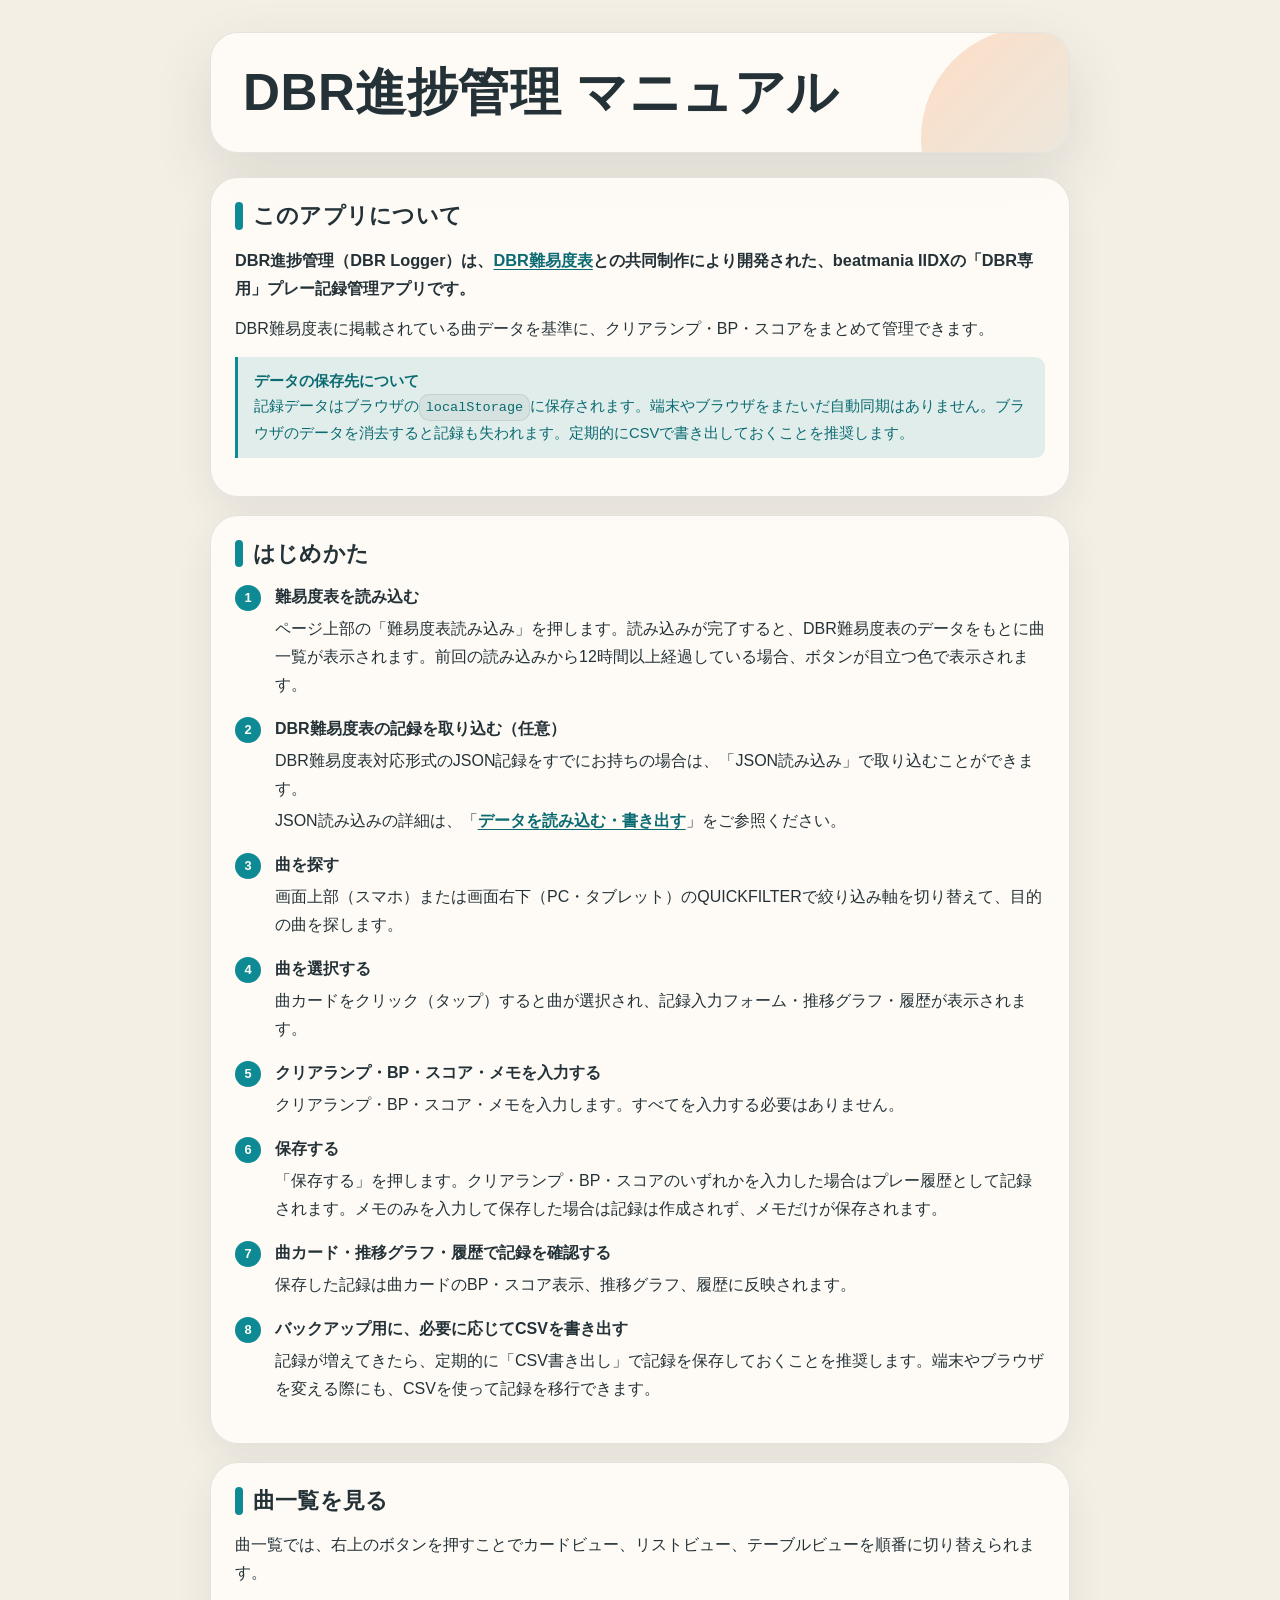
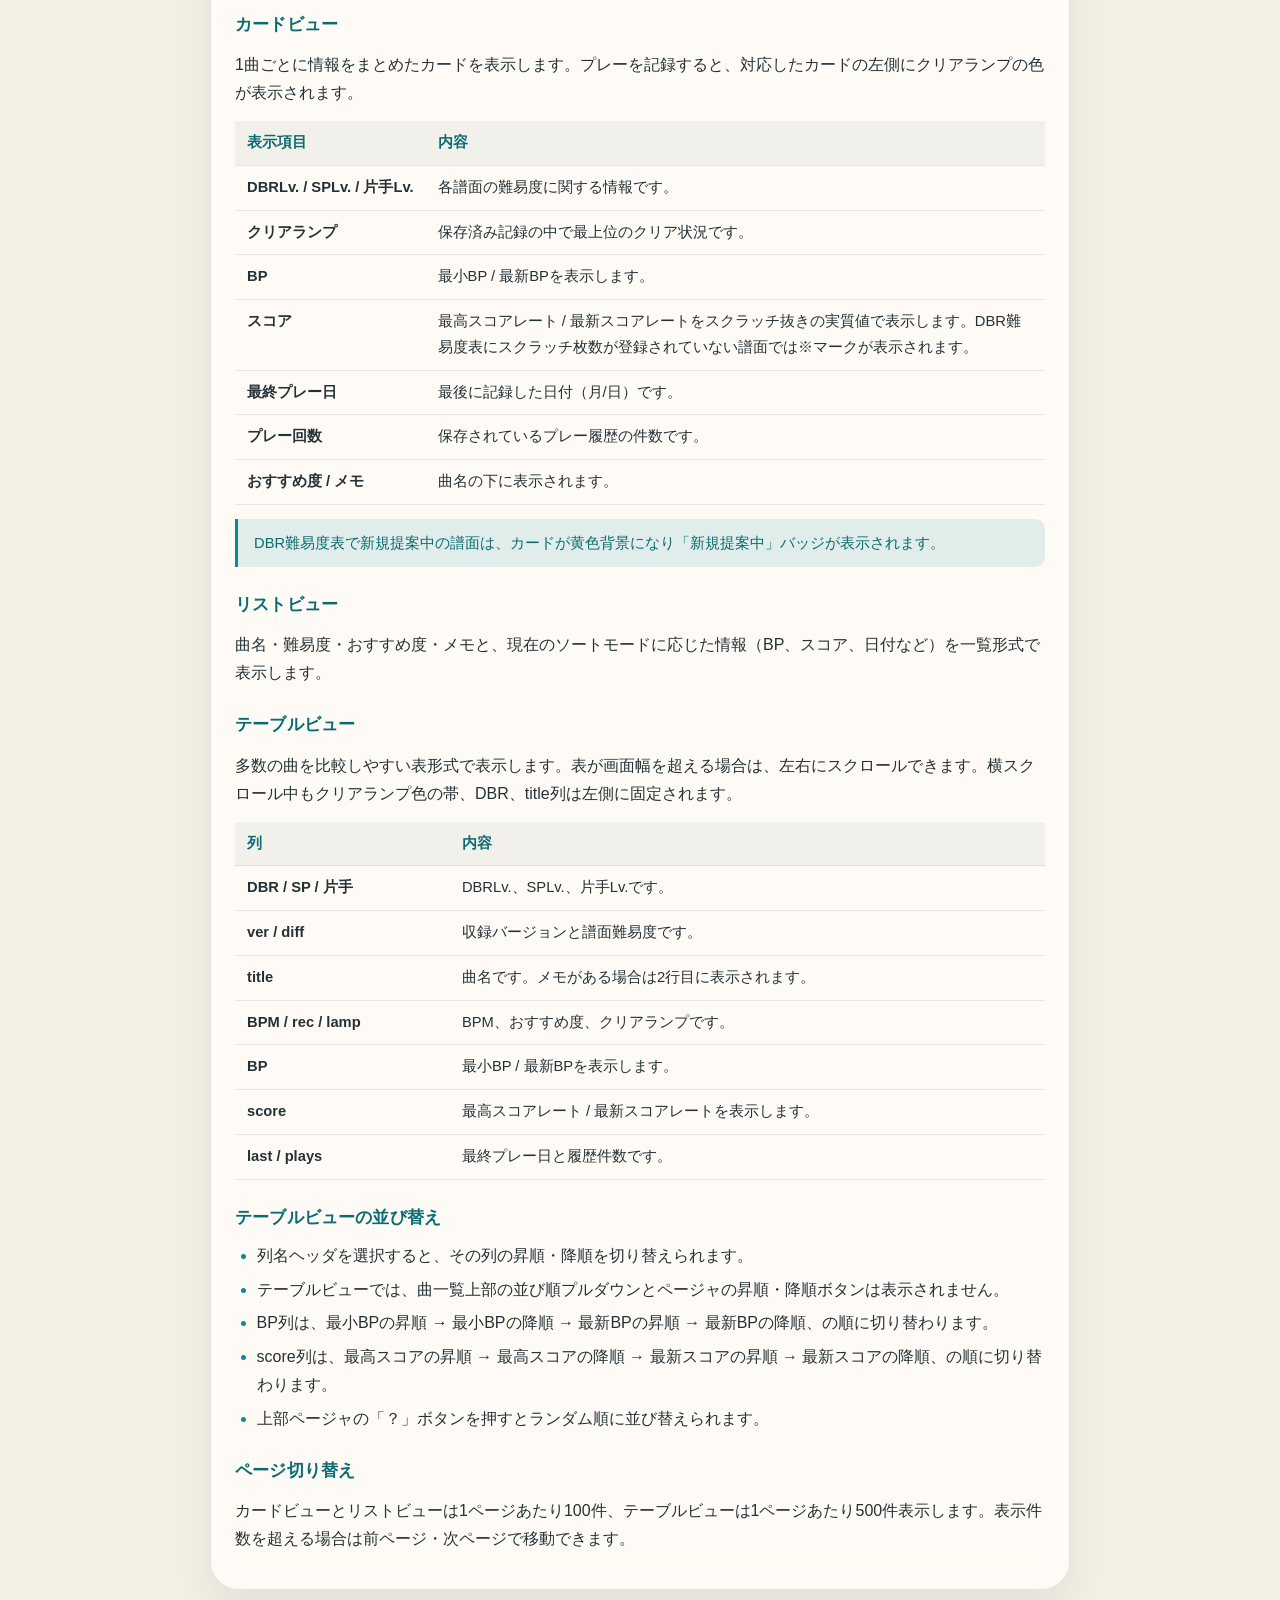
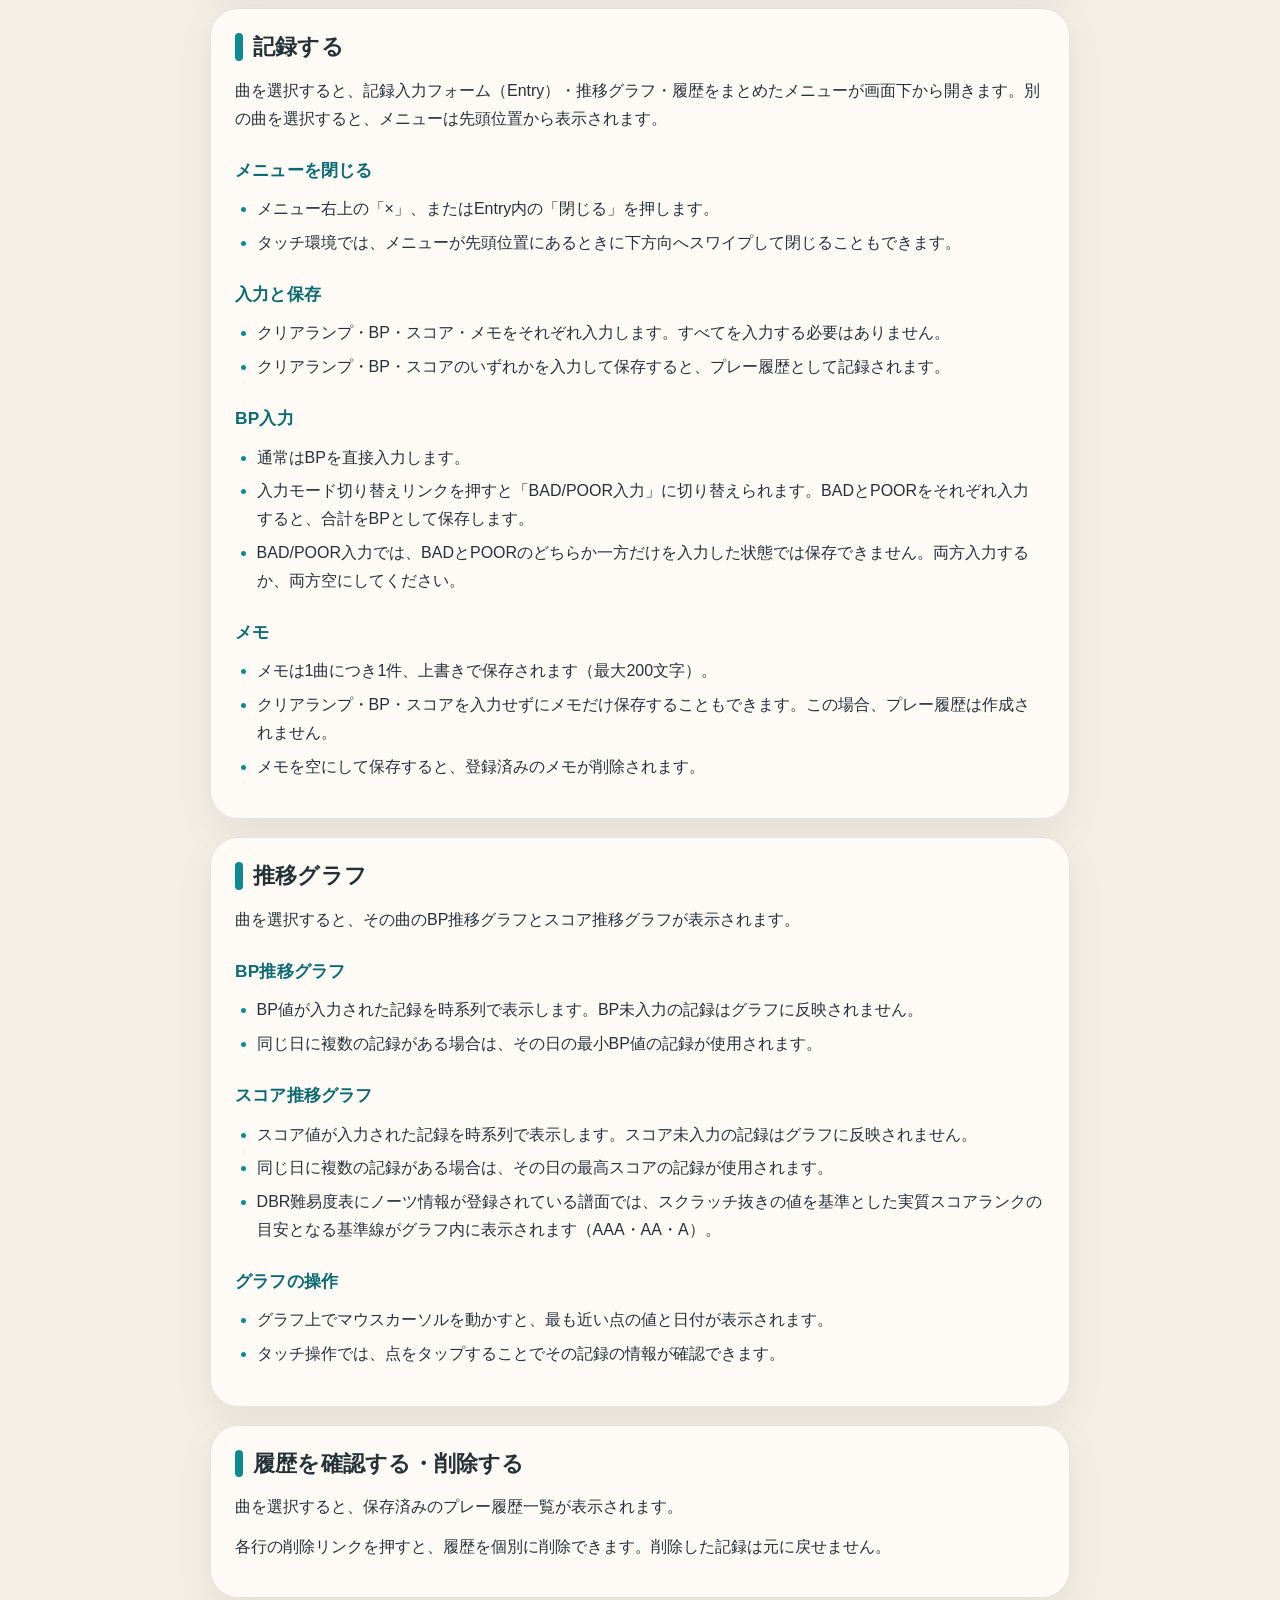
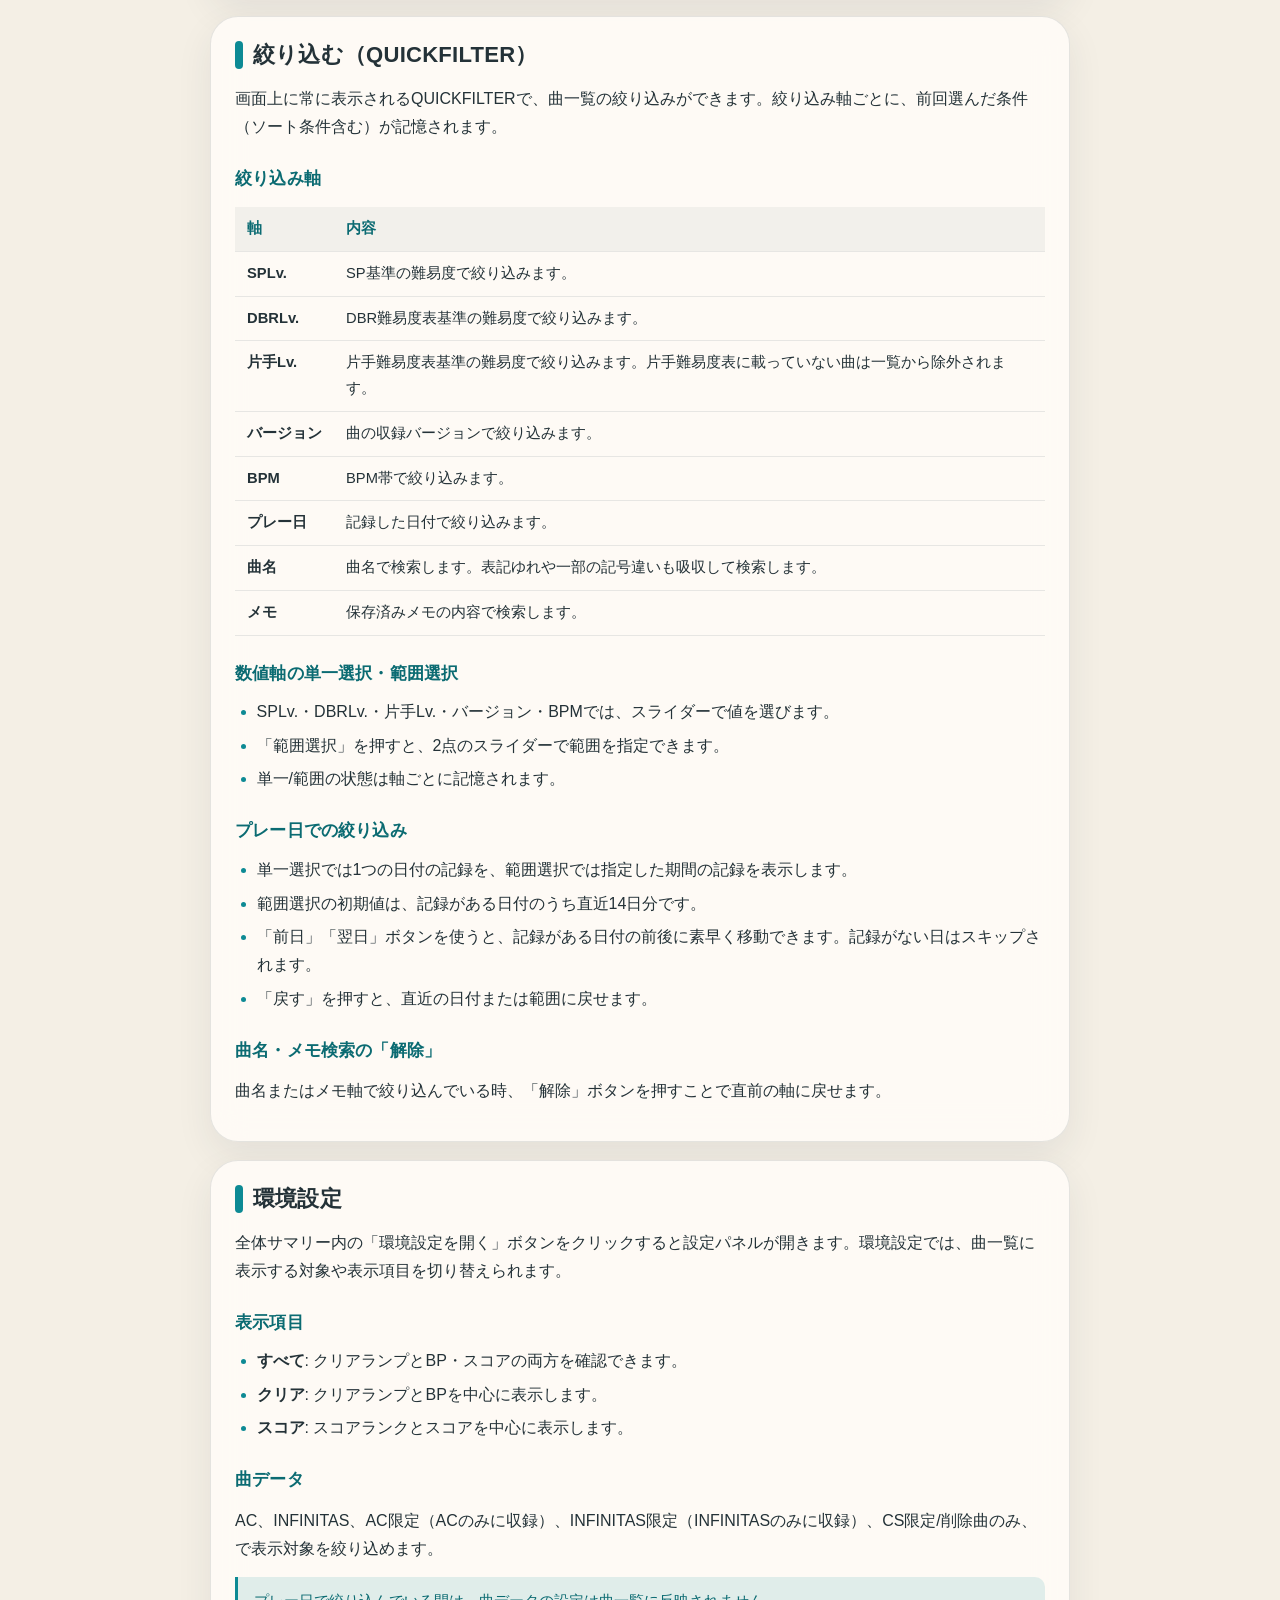
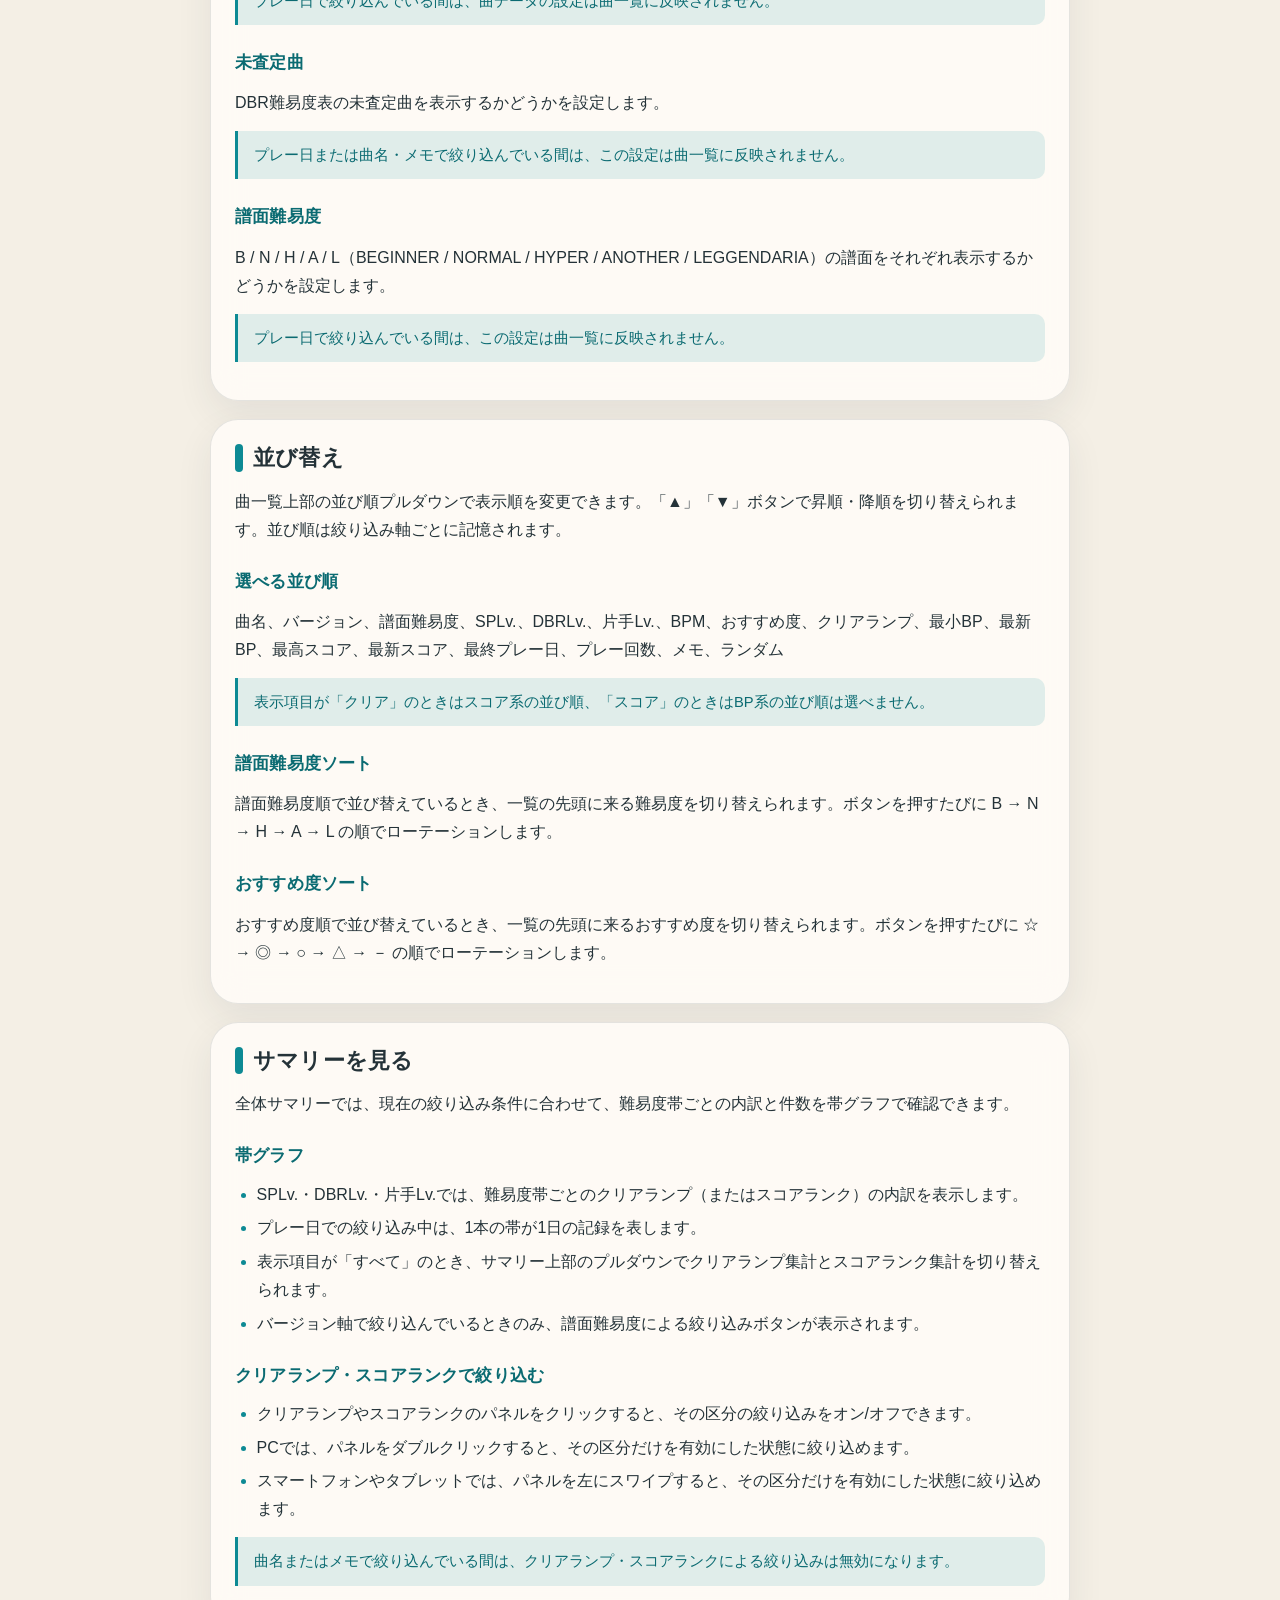
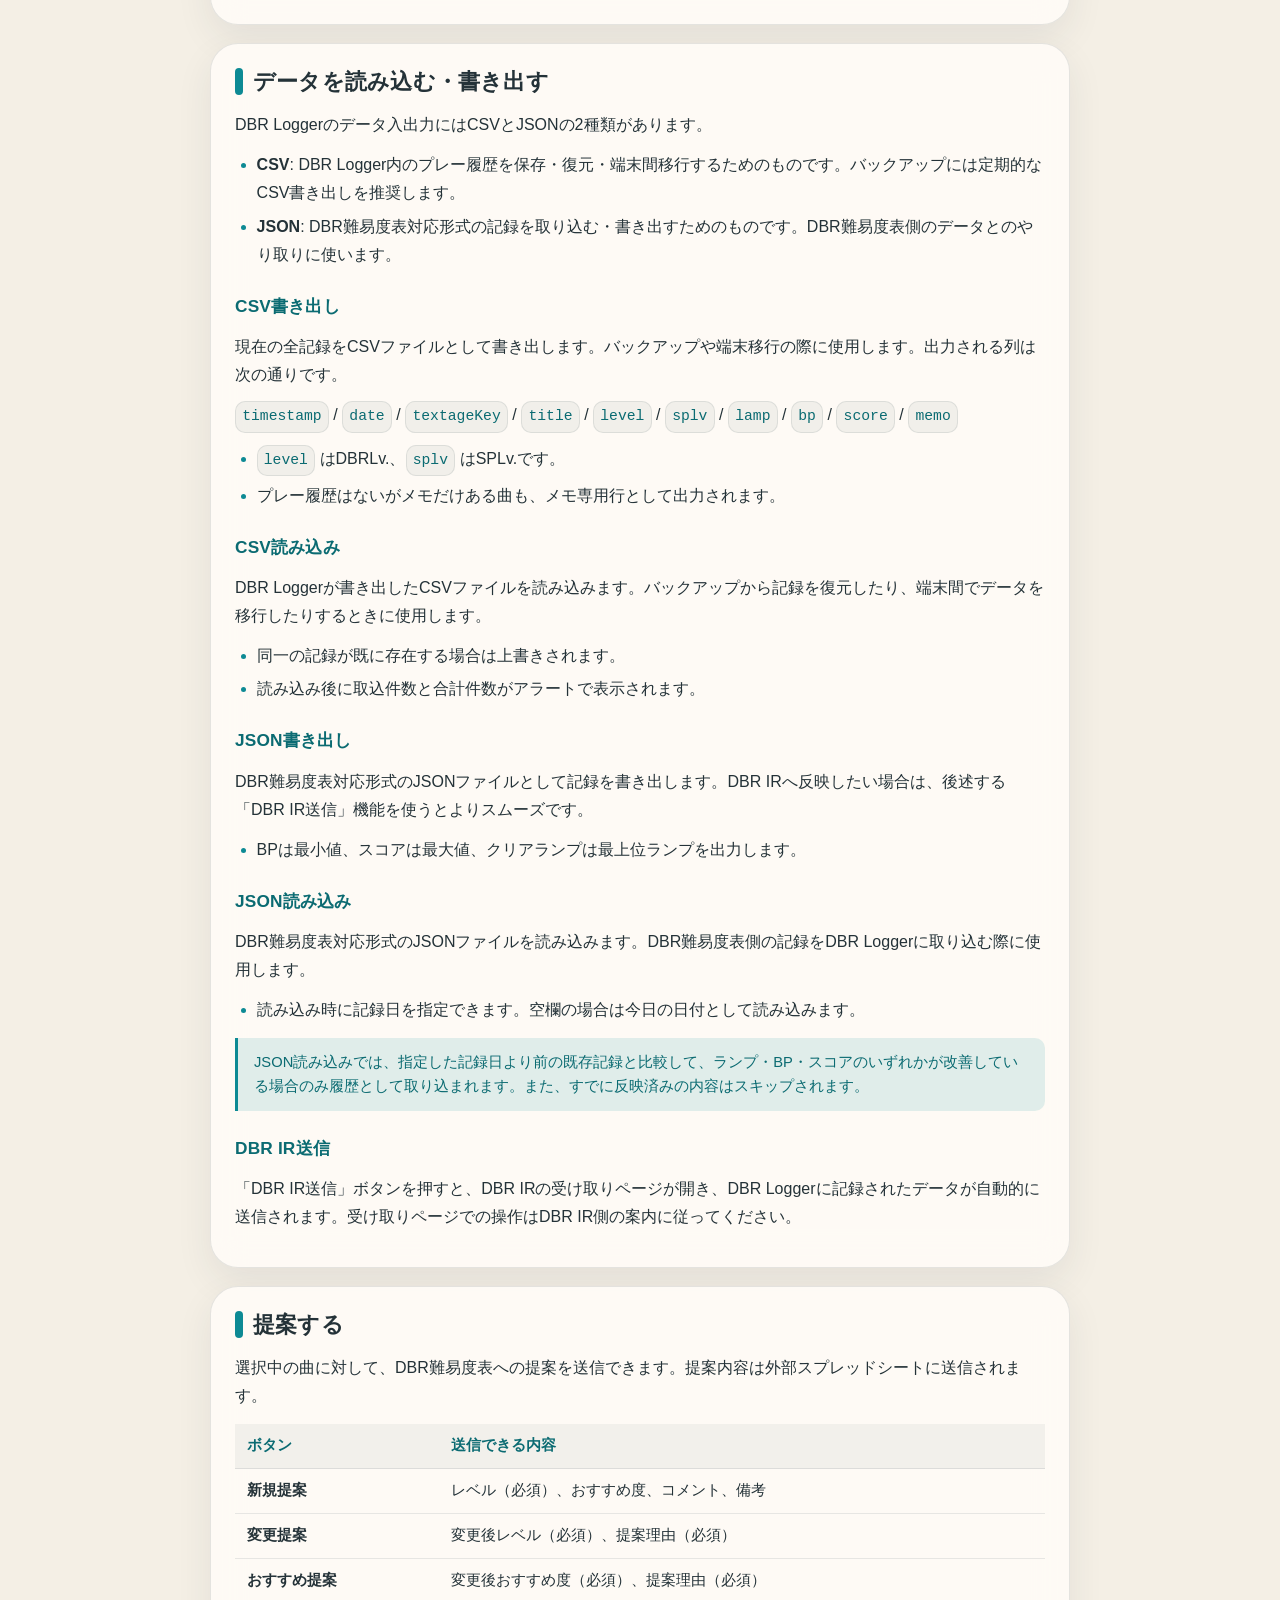
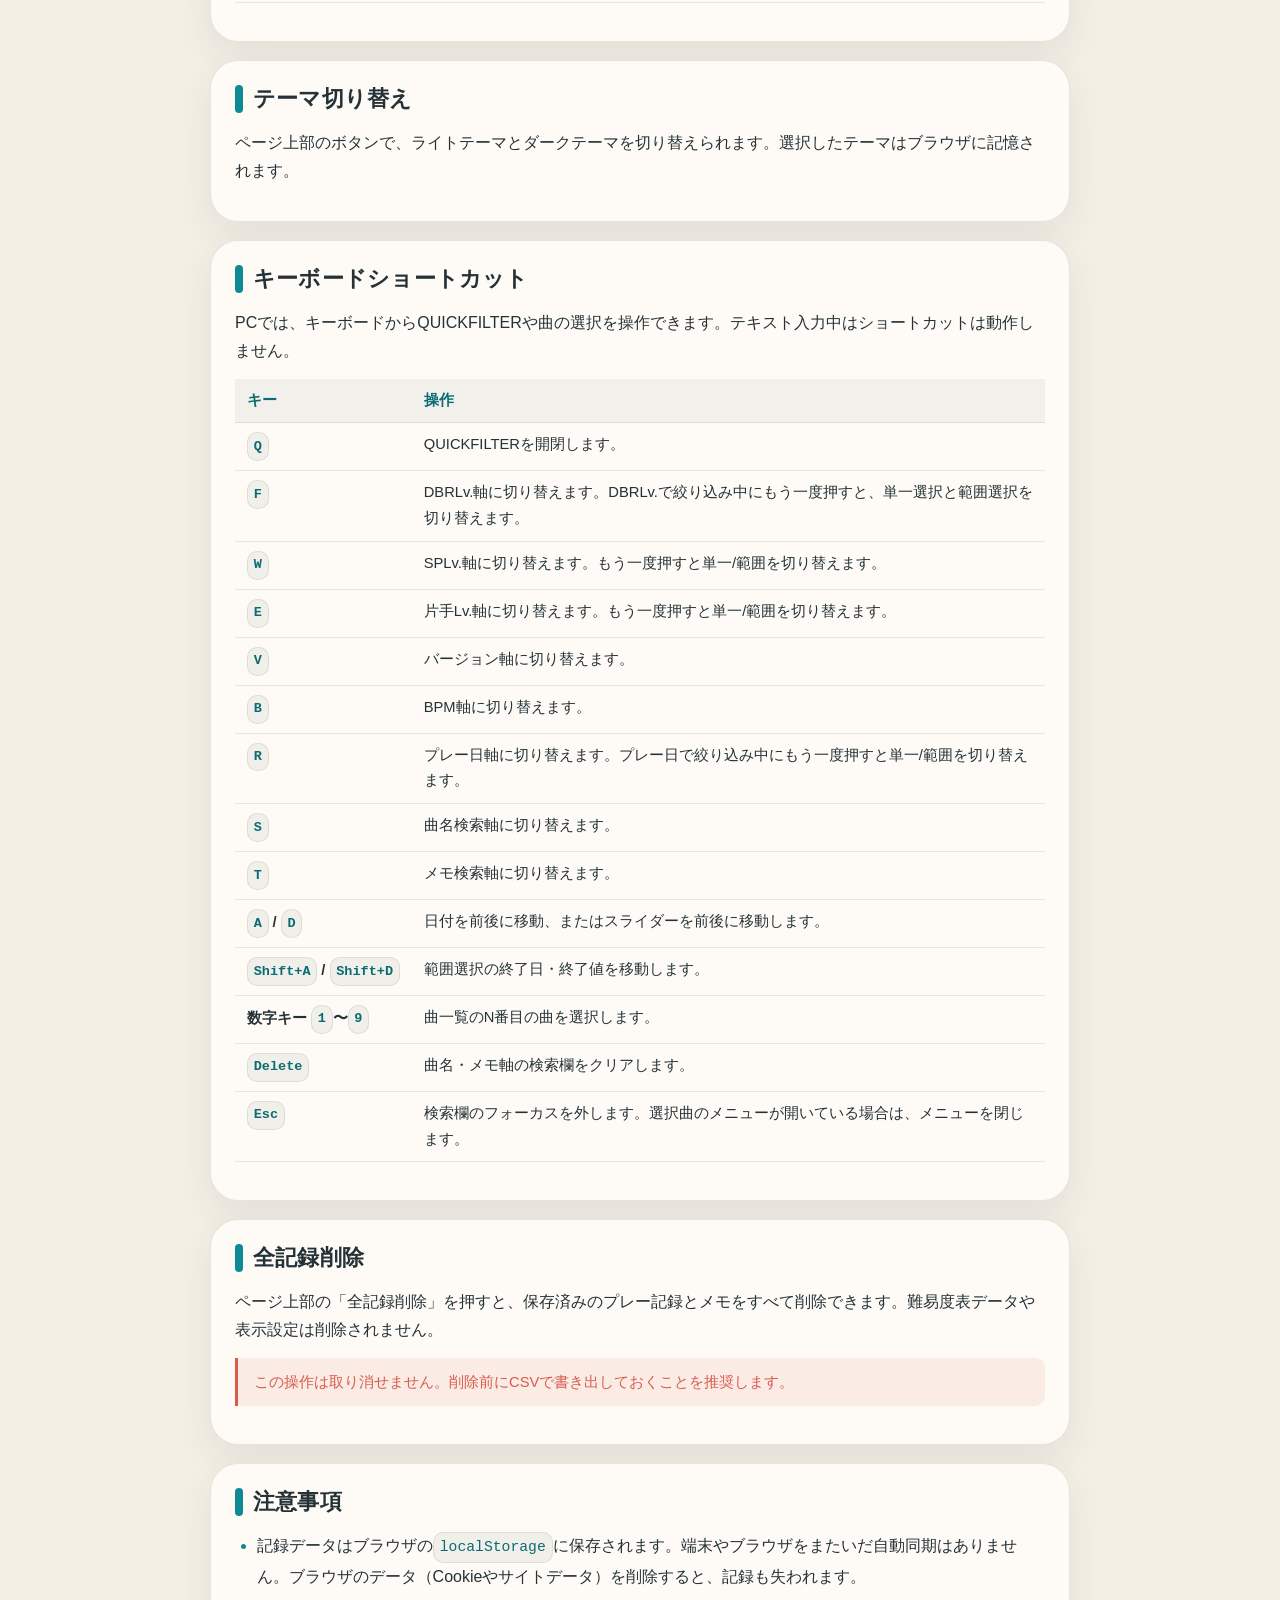
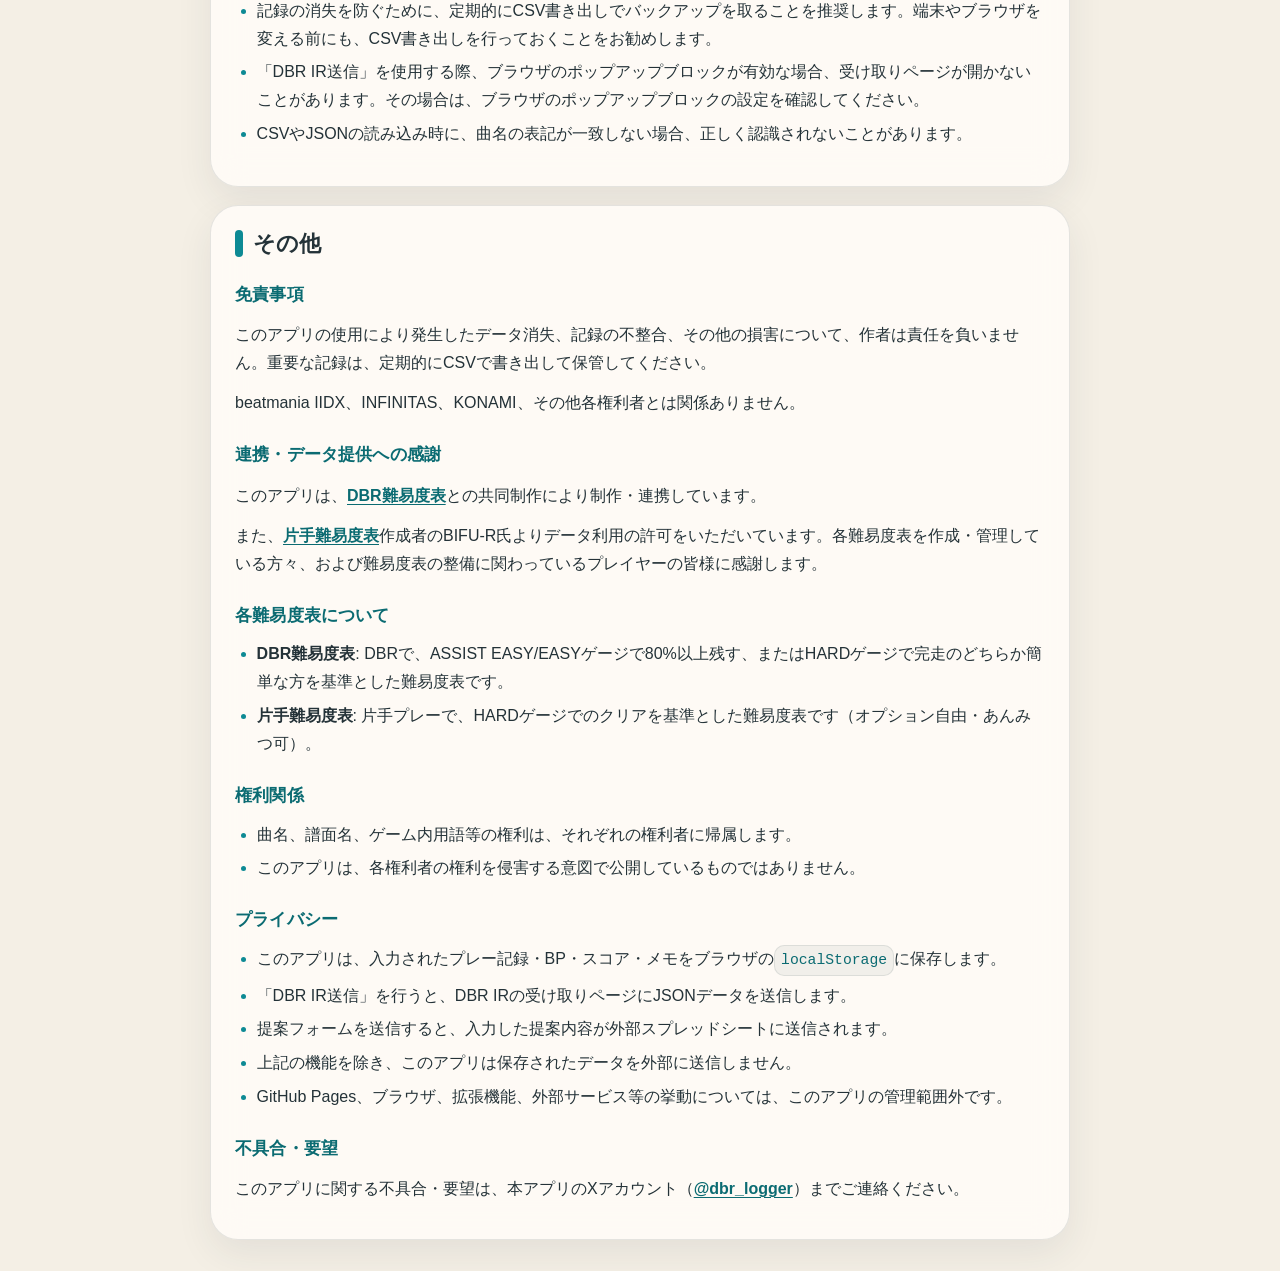
<file: manual.html>
<!doctype html>
<html lang="ja">
<head>
  <meta charset="utf-8" />
  <meta http-equiv="Content-Security-Policy" content="default-src 'self'; script-src 'self'; style-src 'self' 'unsafe-inline'; style-src-attr 'unsafe-inline'; img-src 'self' data:; connect-src 'self'; object-src 'none'; base-uri 'self'; form-action 'none'" />
  <meta name="viewport" content="width=device-width, initial-scale=1" />
  <title>DBR Logger マニュアル</title>
  <link rel="icon" href="./favicon.svg" type="image/svg+xml" />
  <script src="./src/theme-init.js"></script>
  <link rel="stylesheet" href="./styles.css" />
</head>
<body>
  <main class="manual-page">
    <article class="manual-content">
      <h1>DBR進捗管理 マニュアル</h1>

      <!-- ============================================================ -->
      <!-- 1. このアプリについて                                         -->
      <!-- ============================================================ -->
      <section>
        <h2>このアプリについて</h2>
        <p class="manual-lead">DBR進捗管理（DBR Logger）は、<a href="https://dbr-difficulty.github.io/index.html" target="_blank" rel="noopener">DBR難易度表</a>との共同制作により開発された、beatmania IIDXの「DBR専用」プレー記録管理アプリです。</p>
        <p>DBR難易度表に掲載されている曲データを基準に、クリアランプ・BP・スコアをまとめて管理できます。</p>
        <div class="manual-tip">
          <strong>データの保存先について</strong><br>
          記録データはブラウザの<code>localStorage</code>に保存されます。端末やブラウザをまたいだ自動同期はありません。ブラウザのデータを消去すると記録も失われます。定期的にCSVで書き出しておくことを推奨します。
        </div>
      </section>

      <!-- ============================================================ -->
      <!-- 2. はじめかた                                                 -->
      <!-- ============================================================ -->
      <section>
        <h2>はじめかた</h2>
        <ol class="manual-steps">
          <li>
            <div>
              <strong>難易度表を読み込む</strong>
              <p>ページ上部の「難易度表読み込み」を押します。読み込みが完了すると、DBR難易度表のデータをもとに曲一覧が表示されます。前回の読み込みから12時間以上経過している場合、ボタンが目立つ色で表示されます。</p>
            </div>
          </li>
          <li>
            <div>
              <strong>DBR難易度表の記録を取り込む（任意）</strong>
              <p>DBR難易度表対応形式のJSON記録をすでにお持ちの場合は、「JSON読み込み」で取り込むことができます。</p>
              <p>JSON読み込みの詳細は、「<a href="#section-data">データを読み込む・書き出す</a>」をご参照ください。</p>
            </div>
          </li>
          <li>
            <div>
              <strong>曲を探す</strong>
              <p>画面上部（スマホ）または画面右下（PC・タブレット）のQUICKFILTERで絞り込み軸を切り替えて、目的の曲を探します。</p>
            </div>
          </li>
          <li>
            <div>
              <strong>曲を選択する</strong>
              <p>曲カードをクリック（タップ）すると曲が選択され、記録入力フォーム・推移グラフ・履歴が表示されます。</p>
            </div>
          </li>
          <li>
            <div>
              <strong>クリアランプ・BP・スコア・メモを入力する</strong>
              <p>クリアランプ・BP・スコア・メモを入力します。すべてを入力する必要はありません。</p>
            </div>
          </li>
          <li>
            <div>
              <strong>保存する</strong>
              <p>「保存する」を押します。クリアランプ・BP・スコアのいずれかを入力した場合はプレー履歴として記録されます。メモのみを入力して保存した場合は記録は作成されず、メモだけが保存されます。</p>
            </div>
          </li>
          <li>
            <div>
              <strong>曲カード・推移グラフ・履歴で記録を確認する</strong>
              <p>保存した記録は曲カードのBP・スコア表示、推移グラフ、履歴に反映されます。</p>
            </div>
          </li>
          <li>
            <div>
              <strong>バックアップ用に、必要に応じてCSVを書き出す</strong>
              <p>記録が増えてきたら、定期的に「CSV書き出し」で記録を保存しておくことを推奨します。端末やブラウザを変える際にも、CSVを使って記録を移行できます。</p>
            </div>
          </li>
        </ol>
      </section>

      <!-- ============================================================ -->
      <!-- 3. 曲一覧を見る                                              -->
      <!-- ============================================================ -->
      <section>
        <h2>曲一覧を見る</h2>
        <p>曲一覧では、右上のボタンを押すことでカードビュー、リストビュー、テーブルビューを順番に切り替えられます。</p>

        <h3>カードビュー</h3>
        <p>1曲ごとに情報をまとめたカードを表示します。プレーを記録すると、対応したカードの左側にクリアランプの色が表示されます。</p>
        <table>
          <thead>
            <tr><th>表示項目</th><th>内容</th></tr>
          </thead>
          <tbody>
            <tr><td>DBRLv. / SPLv. / 片手Lv.</td><td>各譜面の難易度に関する情報です。</td></tr>
            <tr><td>クリアランプ</td><td>保存済み記録の中で最上位のクリア状況です。</td></tr>
            <tr><td>BP</td><td>最小BP / 最新BPを表示します。</td></tr>
            <tr><td>スコア</td><td>最高スコアレート / 最新スコアレートをスクラッチ抜きの実質値で表示します。DBR難易度表にスクラッチ枚数が登録されていない譜面では※マークが表示されます。</td></tr>
            <tr><td>最終プレー日</td><td>最後に記録した日付（月/日）です。</td></tr>
            <tr><td>プレー回数</td><td>保存されているプレー履歴の件数です。</td></tr>
            <tr><td>おすすめ度 / メモ</td><td>曲名の下に表示されます。</td></tr>
          </tbody>
        </table>
        <div class="manual-tip">DBR難易度表で新規提案中の譜面は、カードが黄色背景になり「新規提案中」バッジが表示されます。</div>

        <h3>リストビュー</h3>
        <p>曲名・難易度・おすすめ度・メモと、現在のソートモードに応じた情報（BP、スコア、日付など）を一覧形式で表示します。</p>

        <h3>テーブルビュー</h3>
        <p>多数の曲を比較しやすい表形式で表示します。表が画面幅を超える場合は、左右にスクロールできます。横スクロール中もクリアランプ色の帯、DBR、title列は左側に固定されます。</p>
        <table>
          <thead>
            <tr><th>列</th><th>内容</th></tr>
          </thead>
          <tbody>
            <tr><td>DBR / SP / 片手</td><td>DBRLv.、SPLv.、片手Lv.です。</td></tr>
            <tr><td>ver / diff</td><td>収録バージョンと譜面難易度です。</td></tr>
            <tr><td>title</td><td>曲名です。メモがある場合は2行目に表示されます。</td></tr>
            <tr><td>BPM / rec / lamp</td><td>BPM、おすすめ度、クリアランプです。</td></tr>
            <tr><td>BP</td><td>最小BP / 最新BPを表示します。</td></tr>
            <tr><td>score</td><td>最高スコアレート / 最新スコアレートを表示します。</td></tr>
            <tr><td>last / plays</td><td>最終プレー日と履歴件数です。</td></tr>
          </tbody>
        </table>
        <h3>テーブルビューの並び替え</h3>
        <ul>
          <li>列名ヘッダを選択すると、その列の昇順・降順を切り替えられます。</li>
          <li>テーブルビューでは、曲一覧上部の並び順プルダウンとページャの昇順・降順ボタンは表示されません。</li>
          <li>BP列は、最小BPの昇順 → 最小BPの降順 → 最新BPの昇順 → 最新BPの降順、の順に切り替わります。</li>
          <li>score列は、最高スコアの昇順 → 最高スコアの降順 → 最新スコアの昇順 → 最新スコアの降順、の順に切り替わります。</li>
          <li>上部ページャの「？」ボタンを押すとランダム順に並び替えられます。</li>
        </ul>

        <h3>ページ切り替え</h3>
        <p>カードビューとリストビューは1ページあたり100件、テーブルビューは1ページあたり500件表示します。表示件数を超える場合は前ページ・次ページで移動できます。</p>
      </section>

      <!-- ============================================================ -->
      <!-- 4. 記録する                                                   -->
      <!-- ============================================================ -->
      <section>
        <h2>記録する</h2>
        <p>曲を選択すると、記録入力フォーム（Entry）・推移グラフ・履歴をまとめたメニューが画面下から開きます。別の曲を選択すると、メニューは先頭位置から表示されます。</p>

        <h3>メニューを閉じる</h3>
        <ul>
          <li>メニュー右上の「×」、またはEntry内の「閉じる」を押します。</li>
          <li>タッチ環境では、メニューが先頭位置にあるときに下方向へスワイプして閉じることもできます。</li>
        </ul>

        <h3>入力と保存</h3>
        <ul>
          <li>クリアランプ・BP・スコア・メモをそれぞれ入力します。すべてを入力する必要はありません。</li>
          <li>クリアランプ・BP・スコアのいずれかを入力して保存すると、プレー履歴として記録されます。</li>
        </ul>

        <h3>BP入力</h3>
        <ul>
          <li>通常はBPを直接入力します。</li>
          <li>入力モード切り替えリンクを押すと「BAD/POOR入力」に切り替えられます。BADとPOORをそれぞれ入力すると、合計をBPとして保存します。</li>
          <li>BAD/POOR入力では、BADとPOORのどちらか一方だけを入力した状態では保存できません。両方入力するか、両方空にしてください。</li>
        </ul>

        <h3>メモ</h3>
        <ul>
          <li>メモは1曲につき1件、上書きで保存されます（最大200文字）。</li>
          <li>クリアランプ・BP・スコアを入力せずにメモだけ保存することもできます。この場合、プレー履歴は作成されません。</li>
          <li>メモを空にして保存すると、登録済みのメモが削除されます。</li>
        </ul>
      </section>

      <!-- ============================================================ -->
      <!-- 5. 推移グラフ                                                 -->
      <!-- ============================================================ -->
      <section>
        <h2>推移グラフ</h2>
        <p>曲を選択すると、その曲のBP推移グラフとスコア推移グラフが表示されます。</p>

        <h3>BP推移グラフ</h3>
        <ul>
          <li>BP値が入力された記録を時系列で表示します。BP未入力の記録はグラフに反映されません。</li>
          <li>同じ日に複数の記録がある場合は、その日の最小BP値の記録が使用されます。</li>
        </ul>

        <h3>スコア推移グラフ</h3>
        <ul>
          <li>スコア値が入力された記録を時系列で表示します。スコア未入力の記録はグラフに反映されません。</li>
          <li>同じ日に複数の記録がある場合は、その日の最高スコアの記録が使用されます。</li>
          <li>DBR難易度表にノーツ情報が登録されている譜面では、スクラッチ抜きの値を基準とした実質スコアランクの目安となる基準線がグラフ内に表示されます（AAA・AA・A）。</li>
        </ul>

        <h3>グラフの操作</h3>
        <ul>
          <li>グラフ上でマウスカーソルを動かすと、最も近い点の値と日付が表示されます。</li>
          <li>タッチ操作では、点をタップすることでその記録の情報が確認できます。</li>
        </ul>
      </section>

      <!-- ============================================================ -->
      <!-- 6. 履歴を確認する・削除する                                  -->
      <!-- ============================================================ -->
      <section>
        <h2>履歴を確認する・削除する</h2>
        <p>曲を選択すると、保存済みのプレー履歴一覧が表示されます。</p>
        <p>各行の削除リンクを押すと、履歴を個別に削除できます。削除した記録は元に戻せません。</p>
      </section>

      <!-- ============================================================ -->
      <!-- 7. 絞り込む（QUICKFILTER）                                    -->
      <!-- ============================================================ -->
      <section>
        <h2>絞り込む（QUICKFILTER）</h2>
        <p>画面上に常に表示されるQUICKFILTERで、曲一覧の絞り込みができます。絞り込み軸ごとに、前回選んだ条件（ソート条件含む）が記憶されます。</p>

        <h3>絞り込み軸</h3>
        <table>
          <thead>
            <tr><th>軸</th><th>内容</th></tr>
          </thead>
          <tbody>
            <tr><td>SPLv.</td><td>SP基準の難易度で絞り込みます。</td></tr>
            <tr><td>DBRLv.</td><td>DBR難易度表基準の難易度で絞り込みます。</td></tr>
            <tr><td>片手Lv.</td><td>片手難易度表基準の難易度で絞り込みます。片手難易度表に載っていない曲は一覧から除外されます。</td></tr>
            <tr><td>バージョン</td><td>曲の収録バージョンで絞り込みます。</td></tr>
            <tr><td>BPM</td><td>BPM帯で絞り込みます。</td></tr>
            <tr><td>プレー日</td><td>記録した日付で絞り込みます。</td></tr>
            <tr><td>曲名</td><td>曲名で検索します。表記ゆれや一部の記号違いも吸収して検索します。</td></tr>
            <tr><td>メモ</td><td>保存済みメモの内容で検索します。</td></tr>
          </tbody>
        </table>

        <h3>数値軸の単一選択・範囲選択</h3>
        <ul>
          <li>SPLv.・DBRLv.・片手Lv.・バージョン・BPMでは、スライダーで値を選びます。</li>
          <li>「範囲選択」を押すと、2点のスライダーで範囲を指定できます。</li>
          <li>単一/範囲の状態は軸ごとに記憶されます。</li>
        </ul>

        <h3>プレー日での絞り込み</h3>
        <ul>
          <li>単一選択では1つの日付の記録を、範囲選択では指定した期間の記録を表示します。</li>
          <li>範囲選択の初期値は、記録がある日付のうち直近14日分です。</li>
          <li>「前日」「翌日」ボタンを使うと、記録がある日付の前後に素早く移動できます。記録がない日はスキップされます。</li>
          <li>「戻す」を押すと、直近の日付または範囲に戻せます。</li>
        </ul>

        <h3>曲名・メモ検索の「解除」</h3>
        <p>曲名またはメモ軸で絞り込んでいる時、「解除」ボタンを押すことで直前の軸に戻せます。</p>
      </section>

      <!-- ============================================================ -->
      <!-- 8. 環境設定                                                   -->
      <!-- ============================================================ -->
      <section>
        <h2>環境設定</h2>
        <p>全体サマリー内の「環境設定を開く」ボタンをクリックすると設定パネルが開きます。環境設定では、曲一覧に表示する対象や表示項目を切り替えられます。</p>

        <h3>表示項目</h3>
        <ul>
          <li><strong>すべて</strong>: クリアランプとBP・スコアの両方を確認できます。</li>
          <li><strong>クリア</strong>: クリアランプとBPを中心に表示します。</li>
          <li><strong>スコア</strong>: スコアランクとスコアを中心に表示します。</li>
        </ul>

        <h3>曲データ</h3>
        <p>AC、INFINITAS、AC限定（ACのみに収録）、INFINITAS限定（INFINITASのみに収録）、CS限定/削除曲のみ、で表示対象を絞り込めます。</p>
        <div class="manual-tip">プレー日で絞り込んでいる間は、曲データの設定は曲一覧に反映されません。</div>

        <h3>未査定曲</h3>
        <p>DBR難易度表の未査定曲を表示するかどうかを設定します。</p>
        <div class="manual-tip">プレー日または曲名・メモで絞り込んでいる間は、この設定は曲一覧に反映されません。</div>

        <h3>譜面難易度</h3>
        <p>B / N / H / A / L（BEGINNER / NORMAL / HYPER / ANOTHER / LEGGENDARIA）の譜面をそれぞれ表示するかどうかを設定します。</p>
        <div class="manual-tip">プレー日で絞り込んでいる間は、この設定は曲一覧に反映されません。</div>
      </section>

      <!-- ============================================================ -->
      <!-- 9. 並び替え                                                   -->
      <!-- ============================================================ -->
      <section>
        <h2>並び替え</h2>
        <p>曲一覧上部の並び順プルダウンで表示順を変更できます。「▲」「▼」ボタンで昇順・降順を切り替えられます。並び順は絞り込み軸ごとに記憶されます。</p>

        <h3>選べる並び順</h3>
        <p>曲名、バージョン、譜面難易度、SPLv.、DBRLv.、片手Lv.、BPM、おすすめ度、クリアランプ、最小BP、最新BP、最高スコア、最新スコア、最終プレー日、プレー回数、メモ、ランダム</p>
        <div class="manual-tip">表示項目が「クリア」のときはスコア系の並び順、「スコア」のときはBP系の並び順は選べません。</div>

        <h3>譜面難易度ソート</h3>
        <p>譜面難易度順で並び替えているとき、一覧の先頭に来る難易度を切り替えられます。ボタンを押すたびに B → N → H → A → L の順でローテーションします。</p>

        <h3>おすすめ度ソート</h3>
        <p>おすすめ度順で並び替えているとき、一覧の先頭に来るおすすめ度を切り替えられます。ボタンを押すたびに ☆ → ◎ → ○ → △ → － の順でローテーションします。</p>
      </section>

      <!-- ============================================================ -->
      <!-- 10. サマリーを見る                                            -->
      <!-- ============================================================ -->
      <section>
        <h2>サマリーを見る</h2>
        <p>全体サマリーでは、現在の絞り込み条件に合わせて、難易度帯ごとの内訳と件数を帯グラフで確認できます。</p>

        <h3>帯グラフ</h3>
        <ul>
          <li>SPLv.・DBRLv.・片手Lv.では、難易度帯ごとのクリアランプ（またはスコアランク）の内訳を表示します。</li>
          <li>プレー日での絞り込み中は、1本の帯が1日の記録を表します。</li>
          <li>表示項目が「すべて」のとき、サマリー上部のプルダウンでクリアランプ集計とスコアランク集計を切り替えられます。</li>
          <li>バージョン軸で絞り込んでいるときのみ、譜面難易度による絞り込みボタンが表示されます。</li>
        </ul>

        <h3>クリアランプ・スコアランクで絞り込む</h3>
        <ul>
          <li>クリアランプやスコアランクのパネルをクリックすると、その区分の絞り込みをオン/オフできます。</li>
          <li>PCでは、パネルをダブルクリックすると、その区分だけを有効にした状態に絞り込めます。</li>
          <li>スマートフォンやタブレットでは、パネルを左にスワイプすると、その区分だけを有効にした状態に絞り込めます。</li>
        </ul>
        <div class="manual-tip">曲名またはメモで絞り込んでいる間は、クリアランプ・スコアランクによる絞り込みは無効になります。</div>
      </section>

      <!-- ============================================================ -->
      <!-- 11. データを読み込む・書き出す                               -->
      <!-- ============================================================ -->
      <section id="section-data">
        <h2>データを読み込む・書き出す</h2>
        <p>DBR Loggerのデータ入出力にはCSVとJSONの2種類があります。</p>
        <ul>
          <li><strong>CSV</strong>: DBR Logger内のプレー履歴を保存・復元・端末間移行するためのものです。バックアップには定期的なCSV書き出しを推奨します。</li>
          <li><strong>JSON</strong>: DBR難易度表対応形式の記録を取り込む・書き出すためのものです。DBR難易度表側のデータとのやり取りに使います。</li>
        </ul>

        <h3>CSV書き出し</h3>
        <p>現在の全記録をCSVファイルとして書き出します。バックアップや端末移行の際に使用します。出力される列は次の通りです。</p>
        <p><code>timestamp</code> / <code>date</code> / <code>textageKey</code> / <code>title</code> / <code>level</code> / <code>splv</code> / <code>lamp</code> / <code>bp</code> / <code>score</code> / <code>memo</code></p>
        <ul>
          <li><code>level</code> はDBRLv.、<code>splv</code> はSPLv.です。</li>
          <li>プレー履歴はないがメモだけある曲も、メモ専用行として出力されます。</li>
        </ul>

        <h3>CSV読み込み</h3>
        <p>DBR Loggerが書き出したCSVファイルを読み込みます。バックアップから記録を復元したり、端末間でデータを移行したりするときに使用します。</p>
        <ul>
          <li>同一の記録が既に存在する場合は上書きされます。</li>
          <li>読み込み後に取込件数と合計件数がアラートで表示されます。</li>
        </ul>

        <h3>JSON書き出し</h3>
        <p>DBR難易度表対応形式のJSONファイルとして記録を書き出します。DBR IRへ反映したい場合は、後述する「DBR IR送信」機能を使うとよりスムーズです。</p>
        <ul>
          <li>BPは最小値、スコアは最大値、クリアランプは最上位ランプを出力します。</li>
        </ul>

        <h3>JSON読み込み</h3>
        <p>DBR難易度表対応形式のJSONファイルを読み込みます。DBR難易度表側の記録をDBR Loggerに取り込む際に使用します。</p>
        <ul>
          <li>読み込み時に記録日を指定できます。空欄の場合は今日の日付として読み込みます。</li>
        </ul>
        <div class="manual-tip">JSON読み込みでは、指定した記録日より前の既存記録と比較して、ランプ・BP・スコアのいずれかが改善している場合のみ履歴として取り込まれます。また、すでに反映済みの内容はスキップされます。</div>

        <h3>DBR IR送信</h3>
        <p>「DBR IR送信」ボタンを押すと、DBR IRの受け取りページが開き、DBR Loggerに記録されたデータが自動的に送信されます。受け取りページでの操作はDBR IR側の案内に従ってください。</p>
      </section>

      <!-- ============================================================ -->
      <!-- 12. 提案する                                                  -->
      <!-- ============================================================ -->
      <section>
        <h2>提案する</h2>
        <p>選択中の曲に対して、DBR難易度表への提案を送信できます。提案内容は外部スプレッドシートに送信されます。</p>
        <table>
          <thead>
            <tr><th>ボタン</th><th>送信できる内容</th></tr>
          </thead>
          <tbody>
            <tr><td>新規提案</td><td>レベル（必須）、おすすめ度、コメント、備考</td></tr>
            <tr><td>変更提案</td><td>変更後レベル（必須）、提案理由（必須）</td></tr>
            <tr><td>おすすめ提案</td><td>変更後おすすめ度（必須）、提案理由（必須）</td></tr>
          </tbody>
        </table>
      </section>

      <!-- ============================================================ -->
      <!-- 13. テーマ切り替え                                            -->
      <!-- ============================================================ -->
      <section>
        <h2>テーマ切り替え</h2>
        <p>ページ上部のボタンで、ライトテーマとダークテーマを切り替えられます。選択したテーマはブラウザに記憶されます。</p>
      </section>

      <!-- ============================================================ -->
      <!-- 14. キーボードショートカット                                  -->
      <!-- ============================================================ -->
      <section>
        <h2>キーボードショートカット</h2>
        <p>PCでは、キーボードからQUICKFILTERや曲の選択を操作できます。テキスト入力中はショートカットは動作しません。</p>
        <table>
          <thead>
            <tr><th>キー</th><th>操作</th></tr>
          </thead>
          <tbody>
            <tr><td><code>Q</code></td><td>QUICKFILTERを開閉します。</td></tr>
            <tr><td><code>F</code></td><td>DBRLv.軸に切り替えます。DBRLv.で絞り込み中にもう一度押すと、単一選択と範囲選択を切り替えます。</td></tr>
            <tr><td><code>W</code></td><td>SPLv.軸に切り替えます。もう一度押すと単一/範囲を切り替えます。</td></tr>
            <tr><td><code>E</code></td><td>片手Lv.軸に切り替えます。もう一度押すと単一/範囲を切り替えます。</td></tr>
            <tr><td><code>V</code></td><td>バージョン軸に切り替えます。</td></tr>
            <tr><td><code>B</code></td><td>BPM軸に切り替えます。</td></tr>
            <tr><td><code>R</code></td><td>プレー日軸に切り替えます。プレー日で絞り込み中にもう一度押すと単一/範囲を切り替えます。</td></tr>
            <tr><td><code>S</code></td><td>曲名検索軸に切り替えます。</td></tr>
            <tr><td><code>T</code></td><td>メモ検索軸に切り替えます。</td></tr>
            <tr><td><code>A</code> / <code>D</code></td><td>日付を前後に移動、またはスライダーを前後に移動します。</td></tr>
            <tr><td><code>Shift+A</code> / <code>Shift+D</code></td><td>範囲選択の終了日・終了値を移動します。</td></tr>
            <tr><td>数字キー <code>1</code>〜<code>9</code></td><td>曲一覧のN番目の曲を選択します。</td></tr>
            <tr><td><code>Delete</code></td><td>曲名・メモ軸の検索欄をクリアします。</td></tr>
            <tr><td><code>Esc</code></td><td>検索欄のフォーカスを外します。選択曲のメニューが開いている場合は、メニューを閉じます。</td></tr>
          </tbody>
        </table>
      </section>

      <!-- ============================================================ -->
      <!-- 15. 全記録削除                                                -->
      <!-- ============================================================ -->
      <section>
        <h2>全記録削除</h2>
        <p>ページ上部の「全記録削除」を押すと、保存済みのプレー記録とメモをすべて削除できます。難易度表データや表示設定は削除されません。</p>
        <div class="manual-warn">この操作は取り消せません。削除前にCSVで書き出しておくことを推奨します。</div>
      </section>

      <!-- ============================================================ -->
      <!-- 16. 注意事項                                                  -->
      <!-- ============================================================ -->
      <section>
        <h2>注意事項</h2>
        <ul>
          <li>記録データはブラウザの<code>localStorage</code>に保存されます。端末やブラウザをまたいだ自動同期はありません。ブラウザのデータ（Cookieやサイトデータ）を削除すると、記録も失われます。</li>
          <li>記録の消失を防ぐために、定期的にCSV書き出しでバックアップを取ることを推奨します。端末やブラウザを変える前にも、CSV書き出しを行っておくことをお勧めします。</li>
          <li>「DBR IR送信」を使用する際、ブラウザのポップアップブロックが有効な場合、受け取りページが開かないことがあります。その場合は、ブラウザのポップアップブロックの設定を確認してください。</li>
          <li>CSVやJSONの読み込み時に、曲名の表記が一致しない場合、正しく認識されないことがあります。</li>
        </ul>
      </section>

      <!-- ============================================================ -->
      <!-- 17. 免責・権利・プライバシー・不具合要望                     -->
      <!-- ============================================================ -->
      <section>
        <h2>その他</h2>

        <h3>免責事項</h3>
        <p>このアプリの使用により発生したデータ消失、記録の不整合、その他の損害について、作者は責任を負いません。重要な記録は、定期的にCSVで書き出して保管してください。</p>
        <p>beatmania IIDX、INFINITAS、KONAMI、その他各権利者とは関係ありません。</p>

        <h3>連携・データ提供への感謝</h3>
        <p>このアプリは、<a href="https://dbr-difficulty.github.io/index.html" target="_blank" rel="noopener">DBR難易度表</a>との共同制作により制作・連携しています。</p>
        <p>また、<a href="https://x.com/BIFUR2/status/1968320649128284423?s=20" target="_blank" rel="noopener">片手難易度表</a>作成者のBIFU-R氏よりデータ利用の許可をいただいています。各難易度表を作成・管理している方々、および難易度表の整備に関わっているプレイヤーの皆様に感謝します。</p>

        <h3>各難易度表について</h3>
        <ul>
          <li>
            <strong>DBR難易度表</strong>: DBRで、ASSIST EASY/EASYゲージで80%以上残す、またはHARDゲージで完走のどちらか簡単な方を基準とした難易度表です。
          </li>
          <li>
            <strong>片手難易度表</strong>: 片手プレーで、HARDゲージでのクリアを基準とした難易度表です（オプション自由・あんみつ可）。
          </li>
        </ul>

        <h3>権利関係</h3>
        <ul>
          <li>曲名、譜面名、ゲーム内用語等の権利は、それぞれの権利者に帰属します。</li>
          <li>このアプリは、各権利者の権利を侵害する意図で公開しているものではありません。</li>
        </ul>

        <h3>プライバシー</h3>
        <ul>
          <li>このアプリは、入力されたプレー記録・BP・スコア・メモをブラウザの<code>localStorage</code>に保存します。</li>
          <li>「DBR IR送信」を行うと、DBR IRの受け取りページにJSONデータを送信します。</li>
          <li>提案フォームを送信すると、入力した提案内容が外部スプレッドシートに送信されます。</li>
          <li>上記の機能を除き、このアプリは保存されたデータを外部に送信しません。</li>
          <li>GitHub Pages、ブラウザ、拡張機能、外部サービス等の挙動については、このアプリの管理範囲外です。</li>
        </ul>

        <h3>不具合・要望</h3>
        <p>このアプリに関する不具合・要望は、本アプリのXアカウント（<a href="https://x.com/dbr_logger" target="_blank" rel="noopener">@dbr_logger</a>）までご連絡ください。</p>
      </section>

    </article>
  </main>
</body>
</html>
</file>
<file: styles.css>
:root {
  color-scheme: light;
  --bg: #f4efe5;
  --bg-accent: radial-gradient(circle at top left, rgba(255, 184, 108, 0.22), transparent 38%),
    radial-gradient(circle at top right, rgba(65, 160, 168, 0.18), transparent 32%),
    linear-gradient(180deg, #fbf8f2 0%, #f4efe5 100%);
  --panel: rgba(255, 252, 247, 0.88);
  --panel-strong: #fffdf7;
  --border: rgba(71, 86, 95, 0.14);
  --text: #243238;
  --muted: #5b6d73;
  --accent: #0d8a94;
  --accent-strong: #0b6b72;
  --accent-soft: rgba(13, 138, 148, 0.12);
  --warm: #ff8a3d;
  --danger: #d95b4d;
  --table-header-bg: #f7f1e8;
  --table-row-bg: #fffdf7;
  --table-hover-bg: #eef8f7;
  --table-selected-bg: #e7f5f5;
  --table-proposed-bg: #fff4c7;
  --table-selected-proposed-bg: #edf0dd;
  --lamp-no-play: #d7dadd;
  --lamp-failed: #7f4742;
  --lamp-assist: #bd82d4;
  --lamp-easy: #86c790;
  --lamp-clear: #b0e2ff;
  --lamp-hard: #e06767;
  --lamp-exh: #ffe76a;
  --lamp-fc: #f5a85a;
  --shadow: 0 24px 60px rgba(43, 54, 61, 0.12);
  --radius-xl: 28px;
  --radius-lg: 20px;
  --radius-md: 14px;
  --radius-sm: 10px;
  --font-ui: "Avenir Next", "Hiragino Sans", "Yu Gothic UI", sans-serif;
  --font-heading: "Avenir Next Condensed", "Hiragino Sans", "Yu Gothic UI", sans-serif;
  --font-song: "Noto Sans", "Noto Sans JP", "Hiragino Sans", "Hiragino Kaku Gothic ProN", "Yu Gothic", "Yu Gothic UI", "Meiryo", "BIZ UDPGothic", "MS PGothic", sans-serif;
}

html[data-theme="dark"] {
  color-scheme: dark;
  --bg: #0f1417;
  --bg-accent: radial-gradient(circle at top left, rgba(83, 199, 207, 0.14), transparent 38%),
    radial-gradient(circle at top right, rgba(255, 177, 90, 0.12), transparent 34%),
    linear-gradient(180deg, #12191d 0%, #0f1417 100%);
  --panel: rgba(19, 25, 29, 0.9);
  --panel-strong: #161d22;
  --border: rgba(255, 255, 255, 0.11);
  --text: #eef5f7;
  --muted: #9aa8af;
  --accent: #53c7cf;
  --accent-strong: #8be0e6;
  --accent-soft: rgba(83, 199, 207, 0.14);
  --warm: #ffb15a;
  --danger: #ff8d7d;
  --table-header-bg: #1a2228;
  --table-row-bg: #161d22;
  --table-hover-bg: #1c3035;
  --table-selected-bg: #1d383c;
  --table-proposed-bg: #252415;
  --table-selected-proposed-bg: #263126;
  --lamp-no-play: #242a2e;
  --lamp-failed: #623834;
  --lamp-assist: #82508f;
  --lamp-easy: #6fb45f;
  --lamp-clear: #63bfdc;
  --lamp-hard: #d35f58;
  --lamp-exh: #eadf58;
  --lamp-fc: #f4f7f8;
  --shadow: 0 24px 60px rgba(0, 0, 0, 0.38);
}

* {
  box-sizing: border-box;
}

html,
body,
#app {
  margin: 0;
  min-height: 100%;
}

html {
  background: var(--bg);
  -webkit-text-size-adjust: 100%;
  text-size-adjust: 100%;
}

body {
  background: var(--bg);
  color: var(--text);
  font-family: var(--font-ui);
}

html.search-focus-scroll-lock,
body.search-focus-scroll-lock {
  overflow: hidden;
  overscroll-behavior: none;
  touch-action: none;
}

html.selected-workspace-scroll-lock {
  overflow: hidden;
  overscroll-behavior: none;
}

body.selected-workspace-scroll-lock {
  left: 0;
  overflow: hidden;
  position: fixed;
  right: 0;
  top: var(--selected-workspace-background-offset, 0);
  width: 100%;
}

button,
input,
select,
textarea {
  font: inherit;
}

a,
button,
label,
[role="button"] {
  cursor: pointer;
}

.app-shell {
  max-width: 1440px;
  margin: 0 auto;
  padding: 24px;
  display: grid;
  gap: 20px;
}

.layout,
.stack {
  display: grid;
  gap: 20px;
}

.stack {
  align-content: start;
  grid-auto-rows: max-content;
  min-width: 0;
}

.layout-two-column {
  display: grid;
  gap: 20px;
  grid-template-columns: 1fr;
  align-items: start;
}

.layout-two-column > * {
  min-width: 0;
}

.catalog-panel {
  overflow-anchor: none;
}

.selected-workspace.stack {
  background: var(--bg);
  border-top: 1px solid var(--border);
  bottom: 0;
  box-shadow: 0 -18px 44px rgba(43, 54, 61, 0.18);
  gap: 0;
  left: 0;
  max-height: calc(100dvh - 72px);
  max-width: none;
  overflow-y: auto;
  overflow-anchor: none;
  overscroll-behavior: contain;
  padding: 0 16px max(16px, env(safe-area-inset-bottom));
  position: fixed;
  right: 0;
  scrollbar-width: thin;
  top: auto;
  transform: translateY(calc(100% + 16px));
  transition: transform 180ms ease;
  width: auto;
  z-index: 70;
}

.selected-workspace > * + .panel {
  margin-top: 16px;
}

.selected-workspace.is-open {
  transform: translateY(var(--drawer-drag-y, 0px));
}

.selected-workspace.is-dragging {
  transition: none;
}

.selected-workspace-close {
  align-items: center;
  background: var(--panel-strong);
  border: 1px solid var(--border);
  border-radius: 0 0 0 8px;
  border-right: 0;
  border-top: 0;
  color: var(--muted);
  cursor: pointer;
  display: inline-flex;
  height: 32px;
  justify-content: center;
  justify-self: end;
  margin-bottom: -32px;
  margin-right: -16px;
  padding: 0;
  position: sticky;
  right: 0;
  top: 0;
  transform: translateX(16px);
  width: 36px;
  z-index: 3;
}

.selected-workspace-close svg {
  height: 18px;
  width: 18px;
}

.selected-workspace-close:focus-visible {
  outline: 2px solid rgba(13, 138, 148, 0.24);
  outline-offset: 2px;
}

.selected-workspace-form-close {
  display: inline-flex;
}

@media (hover: hover) and (pointer: fine) {
  .selected-workspace-close:hover {
    color: var(--text);
  }
}

html[data-theme="dark"] .selected-workspace {
  box-shadow: 0 -18px 44px rgba(0, 0, 0, 0.42);
}

@media (min-width: 1081px) {
  .selected-workspace.stack {
    column-gap: 16px;
    grid-template-columns: minmax(0, 1fr) minmax(0, 1fr);
  }

  .selected-workspace-close,
  .selected-workspace > #entry-panel {
    grid-column: 1 / -1;
  }

  .selected-workspace > .analytics-panel,
  .selected-workspace > .panel-history {
    min-width: 0;
  }

  .selected-workspace > .panel-history {
    align-self: start;
  }
}

.panel {
  background: var(--panel);
  border: 1px solid var(--border);
  border-radius: var(--radius-xl);
  box-shadow: var(--shadow);
  backdrop-filter: blur(16px);
  padding: 24px;
}

.hero {
  display: flex;
  align-items: flex-start;
  justify-content: space-between;
  gap: 24px;
  overflow: hidden;
  position: relative;
}

.hero::after {
  content: "";
  position: absolute;
  inset: auto -80px -100px auto;
  width: 240px;
  height: 240px;
  border-radius: 999px;
  background: linear-gradient(135deg, rgba(255, 138, 61, 0.26), rgba(13, 138, 148, 0.12));
}

.hero h1,
.panel h2 {
  margin: 0;
  font-family: var(--font-heading);
  letter-spacing: 0.01em;
}

.hero > div:first-child {
  flex: 1 1 auto;
  min-width: 0;
}

.hero h1 {
  font-size: clamp(2rem, 4vw, 3.4rem);
  line-height: 1.05;
  margin-top: 24px;
  white-space: nowrap;
}

.hero-copy,
.hero-note,
.chart-note,
.catalog-meta,
.form-note,
.status-banner,
.empty-state,
.field span,
th,
td {
  color: var(--muted);
}

.hero-copy {
  max-width: 54ch;
  margin: 12px 0 0;
  line-height: 1.6;
}

.hero-inline-link {
  appearance: none;
  background: transparent;
  border: 0;
  color: var(--accent-strong);
  font: inherit;
  padding: 0;
  text-decoration: underline;
}

.hero-actions {
  display: flex;
  flex-wrap: wrap;
  align-self: stretch;
  align-content: flex-end;
  align-items: flex-end;
  justify-content: flex-end;
  gap: 12px;
  padding-top: 52px;
  min-width: min(100%, 420px);
  z-index: 1;
}

.hero-actions .button {
  font-size: 0.84rem;
  white-space: nowrap;
  flex: 0 0 auto;
  min-width: 11em;
  justify-content: center;
}

.theme-toggle-button {
  position: absolute;
  top: 16px;
  right: 24px;
  align-items: center;
  display: inline-flex;
  justify-content: center;
  height: 44px;
  min-height: 44px !important;
  min-width: 44px !important;
  width: 44px !important;
  padding: 0 !important;
  border-radius: 999px;
  z-index: 2;
}

.theme-toggle-icon {
  display: inline-flex;
  align-items: center;
  justify-content: center;
  width: 20px;
  height: 20px;
  color: currentColor;
}

.theme-toggle-icon svg {
  display: block;
  width: 20px;
  height: 20px;
}

.hero-actions .button.is-busy {
  position: relative;
  overflow: hidden;
}

.hero-actions .button.is-busy::after {
  content: "";
  position: absolute;
  left: 0;
  bottom: 0;
  width: 42%;
  height: 3px;
  border-radius: 999px;
  background: linear-gradient(
    90deg,
    transparent,
    var(--warm),
    transparent
  );
  box-shadow: 0 0 12px var(--warm);
  opacity: 0.95;
  transform: translateX(-120%);
  animation: button-warm-sweep 1.15s ease-in-out infinite;
  pointer-events: none;
}

@keyframes button-warm-sweep {
  0% {
    transform: translateX(-120%);
  }

  100% {
    transform: translateX(260%);
  }
}

.hero-note,
.form-note,
.chart-note,
.catalog-meta,
.status-banner {
  font-size: 0.92rem;
}

.eyebrow {
  margin: 0 0 8px;
  color: var(--accent-strong);
  font-size: 0.8rem;
  font-weight: 700;
  letter-spacing: 0.18em;
  text-transform: uppercase;
}

.panel-header {
  display: flex;
  align-items: flex-start;
  justify-content: space-between;
  gap: 16px;
  margin-bottom: 18px;
}

.panel-header > div:first-child {
  display: grid;
  gap: 8px;
}

.panel-header .eyebrow {
  line-height: 1;
  margin: 0;
}

.catalog-header {
  align-items: flex-end;
  justify-content: flex-end;
}

.catalog-header > div:first-child {
  align-self: flex-start;
  margin-right: auto;
}

.header-select {
  display: grid;
  gap: 8px;
  justify-items: end;
  min-width: 140px;
}

.header-select[hidden] {
  display: none;
}

.catalog-header .header-select[hidden] {
  display: none;
}

.header-select span {
  color: var(--muted);
  font-size: 0.82rem;
  font-weight: 700;
}

.header-select select {
  min-height: 42px;
  min-width: 140px;
  border: 1px solid var(--border);
  border-radius: var(--radius-md);
  background: white;
  color: var(--text);
  padding: 0 14px 0 14px;
  appearance: none;
  -webkit-appearance: none;
  -moz-appearance: none;
}

.catalog-view-toggle {
  align-items: center;
  align-self: flex-end;
  background: rgba(36, 50, 56, 0.06);
  border: 1px solid transparent;
  border-radius: var(--radius-md);
  color: var(--text);
  display: inline-flex;
  flex: 0 0 auto;
  height: 42px;
  justify-content: center;
  padding: 0;
  transition: background 160ms ease, border-color 160ms ease, transform 160ms ease;
  width: 42px;
}

.catalog-view-toggle svg {
  fill: currentColor;
  height: 21px;
  width: 21px;
}

@media (hover: hover) {
  .catalog-view-toggle:hover {
    background: rgba(13, 138, 148, 0.12);
    border-color: rgba(13, 138, 148, 0.18);
    transform: translateY(-1px);
  }
}

.catalog-view-toggle:focus-visible {
  outline: 3px solid rgba(13, 138, 148, 0.2);
  outline-offset: 2px;
}

.analytics-panel {
  display: grid;
  gap: 24px;
}

.analytics-panel .panel-header {
  margin-bottom: 0;
}

.analytics-block {
  display: grid;
  gap: 12px;
}

.analytics-block h3 {
  margin: 0;
  color: var(--text);
  font-family: var(--font-heading);
  font-size: 1.1rem;
  letter-spacing: 0.01em;
}

.button {
  border: none;
  border-radius: 999px;
  padding: 12px 18px;
  transition:
    transform 120ms ease,
    opacity 160ms ease,
    box-shadow 120ms ease,
    filter 120ms ease;
}

@media (hover: hover) and (pointer: fine) {
  .button:hover {
    transform: translateY(-1px);
  }

  .button:active {
    transform: translateY(1px) scale(0.985);
    filter: brightness(0.98);
  }

  .button-primary:active {
    box-shadow: 0 6px 14px rgba(13, 138, 148, 0.18);
  }

  .button-secondary:active,
  .button-tertiary:active,
  .button-danger:active {
    box-shadow: 0 4px 10px rgba(43, 54, 61, 0.08);
  }
}

.button-primary {
  background: linear-gradient(135deg, var(--accent), var(--accent-strong));
  box-shadow: 0 12px 24px rgba(13, 138, 148, 0.24);
  color: white;
  font-weight: 700;
}

.proposal-submit-btn.button-primary {
  background: linear-gradient(135deg, #eb6d5c, #d65b4d);
  box-shadow: 0 12px 24px rgba(214, 91, 77, 0.22);
  color: white;
}

#difficulty-import-button.button-primary {
  background: linear-gradient(135deg, #eb6d5c, #d65b4d);
  box-shadow: 0 12px 24px rgba(214, 91, 77, 0.22);
  color: white;
}

.button-secondary {
  background: white;
  border: 1px solid rgba(217, 91, 77, 0.24);
  color: var(--danger);
  font-weight: 700;
}

.button-tertiary {
  background: rgba(36, 50, 56, 0.06);
  color: var(--text);
  font-weight: 700;
}

html[data-theme="dark"] .button-primary {
  background: linear-gradient(135deg, #3d696f, #314c50);
  box-shadow: 0 10px 20px rgba(0, 0, 0, 0.18);
}

html[data-theme="dark"] .proposal-submit-btn.button-primary {
  background: linear-gradient(135deg, #d98a3d, #b56424);
  box-shadow: 0 10px 20px rgba(0, 0, 0, 0.22);
  color: #fff8ef;
}

html[data-theme="dark"] #difficulty-import-button.button-primary {
  background: linear-gradient(135deg, #d98a3d, #b56424);
  box-shadow: 0 10px 20px rgba(0, 0, 0, 0.22);
  color: #fff8ef;
}

html[data-theme="light"] .hero-actions .button.button-primary.is-busy::after,
html[data-theme="light"] .proposal-submit-btn.button-primary.is-busy::after {
  background: linear-gradient(
    90deg,
    transparent,
    rgba(255, 206, 146, 0.98),
    transparent
  );
  box-shadow: 0 0 12px rgba(255, 206, 146, 0.88);
}

html[data-theme="dark"] .hero-actions .button.is-busy::after {
  background: linear-gradient(
    90deg,
    transparent,
    rgba(255, 220, 166, 0.98),
    transparent
  );
  box-shadow: 0 0 12px rgba(255, 220, 166, 0.7);
}

html[data-theme="dark"] .hero-actions .button.button-primary.is-busy::after,
html[data-theme="dark"] .proposal-submit-btn.button-primary.is-busy::after {
  background: linear-gradient(
    90deg,
    transparent,
    rgba(255, 220, 166, 0.98),
    transparent
  );
  box-shadow: 0 0 12px rgba(255, 220, 166, 0.7);
}

html[data-theme="dark"] .summary-filters-toggle {
  color: var(--muted);
}

@media (hover: hover) {
  html[data-theme="dark"] .summary-filters-toggle:hover {
    color: #d5dde0;
  }  
}

.button-danger {
  background: rgba(217, 91, 77, 0.12);
  border: 1px solid rgba(217, 91, 77, 0.22);
  color: var(--danger);
  font-weight: 700;
}

.button:disabled {
  cursor: default;
  opacity: 0.45;
  transform: none;
}

.summary-grid {
  display: block;
}

.section-heading-group {
  display: grid;
  gap: 8px;
}

.section-toggle-row {
  align-items: center;
  display: inline-flex;
  gap: 6px;
  margin: 0;
}

.section-toggle-row .eyebrow {
  margin: 0;
  line-height: 1;
}

.summary-filters-toggle-icon svg {
  display: block;
  width: 100%;
  height: 100%;
}

.summary-content {
  display: grid;
  gap: 0;
}

.summary-filters-toggle {
  align-items: center;
  background: transparent;
  border: none;
  color: var(--muted);
  cursor: pointer;
  display: inline-flex;
  gap: 8px;
  margin-top: 16px;
  padding: 0;
  text-align: left;
}

@media (hover: hover) {
  .summary-filters-toggle:hover {
    color: var(--text);
  }
}

.summary-filters-toggle:focus-visible {
  outline: 3px solid rgba(13, 138, 148, 0.2);
  outline-offset: 4px;
}

.summary-filters-toggle-icon {
  display: inline-flex;
  align-items: center;
  justify-content: center;
  width: 0.95em;
  height: 0.95em;
  transform-origin: 50% 50%;
  transition: transform 160ms ease;
}

.summary-filters-toggle[aria-expanded="true"] .summary-filters-toggle-icon {
  transform: rotate(90deg);
}

.summary-filters-toggle-label {
  font-size: 0.92rem;
  font-weight: 700;
}

.filters-panel {
  background: rgba(255, 255, 255, 0.52);
  border: 1px solid var(--border);
  border-radius: var(--radius-lg);
  display: grid;
  gap: 16px;
  margin-top: 18px;
  padding: 18px;
}

.filters-panel.is-collapsed {
  display: none;
}

.filters-grid {
  display: grid;
  gap: 16px;
  grid-template-columns: 1fr;
  justify-content: stretch;
}

.range-pair {
  display: grid;
  gap: 10px;
  grid-template-columns: repeat(2, minmax(0, 1fr));
}

.slider-pair {
  display: grid;
  gap: 8px;
}

.filter-slider {
  -webkit-appearance: none;
  appearance: none;
  --slider-fill: 0%;
  background: transparent;
  cursor: pointer;
  height: 22px;
  margin: 0;
  padding: 0;
  width: 100%;
}

.filter-slider:focus {
  outline: none;
}

.filter-slider::-webkit-slider-runnable-track {
  background: linear-gradient(
    to right,
    var(--accent) 0,
    var(--accent) var(--slider-fill),
    rgba(36, 50, 56, 0.14) var(--slider-fill),
    rgba(36, 50, 56, 0.14) 100%
  );
  border-radius: 999px;
  height: 6px;
}

.filter-slider::-webkit-slider-thumb {
  -webkit-appearance: none;
  appearance: none;
  background: #0d8a94;
  border: 2px solid #fffdf7;
  border-radius: 999px;
  box-shadow: 0 3px 8px rgba(13, 138, 148, 0.24);
  height: 18px;
  margin-top: -6px;
  width: 18px;
}

.filter-slider::-moz-range-track {
  background: rgba(36, 50, 56, 0.14);
  border: none;
  border-radius: 999px;
  height: 6px;
}

.filter-slider::-moz-range-progress {
  background: var(--accent);
  border-radius: 999px;
  height: 6px;
}

.filter-slider::-moz-range-thumb {
  background: #0d8a94;
  border: 2px solid #fffdf7;
  border-radius: 999px;
  box-shadow: 0 3px 8px rgba(13, 138, 148, 0.24);
  height: 18px;
  width: 18px;
}

.filters-footer {
  align-items: flex-start;
  display: flex;
  flex-wrap: wrap;
  gap: 16px;
  justify-content: flex-start;
}

.recommend-group {
  display: flex;
  align-items: center;
  flex: 0 1 auto;
  gap: 12px;
  flex-wrap: wrap;
}

.recommend-group.is-disabled {
  opacity: 0.5;
}

.chart-difficulty-group {
  flex: 0 1 auto;
}

.recommend-label {
  color: var(--muted);
  font-size: 0.9rem;
  font-weight: 700;
}

.recommend-options {
  display: flex;
  flex-wrap: wrap;
  gap: 10px;
}

.recommend-chip {
  cursor: pointer;
  position: relative;
}

.recommend-chip input {
  inset: 0;
  opacity: 0;
  position: absolute;
}

.recommend-chip span {
  align-items: center;
  background: white;
  border: 1px solid var(--border);
  border-radius: 999px;
  color: var(--muted);
  display: inline-flex;
  height: 44px;
  min-width: 44px;
  justify-content: center;
  line-height: 1;
  padding: 1px 12px 0;
}

.recommend-chip input:checked + span {
  background: var(--accent-soft);
  border-color: rgba(13, 138, 148, 0.25);
  color: var(--accent-strong);
  font-weight: 700;
}

.filters-meta {
  align-items: center;
  color: var(--muted);
  display: flex;
  flex: 0 1 auto;
  flex-wrap: wrap;
  gap: 12px;
  font-size: 0.92rem;
  justify-content: flex-end;
  margin-left: auto;
}

.inline-checkbox {
  align-items: center;
  display: inline-flex;
  gap: 8px;
}

.inline-checkbox span {
  color: var(--muted);
}

.pagination-bar-top {
  margin-top: 14px;
  margin-bottom: 14px;
  min-width: 0;
}

.pagination-bar-bottom {
  margin-top: 14px;
  min-width: 0;
}

.pagination-bar:empty {
  display: none;
}

.pagination-wrap {
  align-items: stretch;
  display: flex;
  flex-direction: column;
  gap: 10px;
  justify-content: flex-end;
  min-width: 0;
}

.pagination-controls {
  align-items: center;
  display: flex;
  flex-wrap: wrap;
  gap: 10px;
  justify-content: flex-end;
  min-width: 0;
}

.pagination-controls .button {
  align-items: center;
  display: inline-flex;
  height: 44px;
  justify-content: center;
  line-height: 1;
  padding-bottom: 11px;
  padding-top: 13px;
}

.catalog-sort-control-button,
.chart-difficulty-head-button {
  align-items: center;
  display: inline-flex;
  flex: 0 0 44px;
  height: 44px;
  justify-content: center;
  line-height: 1;
  padding-left: 0;
  padding-right: 0;
  width: 44px;
}

.pagination-label {
  color: var(--muted);
  font-family: var(--font-song);
  font-size: 0.92rem;
  line-height: 1.55;
  max-width: 100%;
  min-width: 0;
  text-align: center;
}

.pagination-range-item {
  align-items: baseline;
  display: flex;
  justify-content: center;
  min-width: 0;
}

.pagination-range-title,
.pagination-range-primary {
  display: inline-block;
  min-width: 0;
  overflow: hidden;
  text-overflow: ellipsis;
  white-space: nowrap;
}

.pagination-range-title {
  max-width: min(56ch, 66vw);
}

.pagination-range-primary {
  flex: 0 1 auto;
  max-width: min(24ch, 28vw);
}

.pagination-range-separator {
  line-height: 1.2;
}

.summary-panel {
  display: grid;
  gap: 24px;
  grid-template-columns: 1fr;
  align-items: start;
  overflow-anchor: none;
}

.summary-chart-wrap {
  display: grid;
  gap: 14px;
  min-width: 0;
  width: 100%;
}

.summary-chart-heading {
  align-items: baseline;
  display: flex;
  gap: 10px;
  justify-content: space-between;
}

.summary-chart-heading span {
  color: var(--muted);
  font-size: 0.92rem;
  font-weight: 700;
}

.summary-chart-heading strong {
  color: var(--text);
  font-size: 1.05rem;
}

.summary-band-chart {
  --summary-band-row-gap: 8px;
  --summary-band-row-height: 20px;
  --summary-band-visible-rows: 14;
  display: grid;
  gap: var(--summary-band-row-gap);
}

.summary-band-chart.is-scrollable {
  max-height: calc(
    (var(--summary-band-visible-rows) * var(--summary-band-row-height))
    + ((var(--summary-band-visible-rows) - 1) * var(--summary-band-row-gap))
  );
  overflow-y: auto;
  padding-right: 5px;
}

.summary-band-row {
  align-items: center;
  display: grid;
  gap: 12px;
  grid-template-columns: 64px minmax(0, 1fr) 36px;
  height: var(--summary-band-row-height);
}

.summary-band-label,
.summary-band-total {
  color: var(--muted);
  font-size: 0.9rem;
  font-weight: 700;
}

.summary-band-total {
  color: var(--text);
  text-align: right;
}

.summary-band-track {
  background: rgba(36, 50, 56, 0.08);
  border-radius: 999px;
  height: 16px;
  display: flex;
  overflow: hidden;
  position: relative;
}

.summary-band-segment {
  display: block;
  min-width: 0;
}

.summary-chart-empty {
  min-height: 140px;
}

.summary-filter-caption {
  color: var(--muted);
  font-size: 0.88rem;
  font-weight: 700;
  line-height: 1.4;
  margin-bottom: -12px;
}

.summary-chart-difficulty-filter {
  align-items: center;
  display: flex;
  flex-wrap: wrap;
  gap: 10px 12px;
}

.summary-legend {
  display: grid;
  gap: 12px;
  grid-template-columns: repeat(3, minmax(0, 1fr));
}

.summary-lamp-item {
  background: var(--panel-strong);
  border: 1px solid var(--border);
  border-radius: var(--radius-lg);
  display: flex;
  align-items: center;
  justify-content: space-between;
  gap: 12px;
  padding: 16px 18px;
  width: 100%;
  text-align: left;
  transition: transform 160ms ease, box-shadow 160ms ease, opacity 160ms ease, border-color 160ms ease;
  touch-action: pan-y;
  user-select: none;
  -webkit-user-select: none;
  -webkit-touch-callout: none;
}

.summary-lamp-item.is-active {
  box-shadow: 0 0 12px rgba(43, 54, 61, 0.08);
}

.summary-lamp-item.is-inactive {
  opacity: 0.48;
}

.summary-lamp-item:disabled {
  cursor: default;
  opacity: 0.45;
  transform: none;
  box-shadow: none;
}

@media (hover: hover) {
  .summary-lamp-item:not(:disabled):hover {
    transform: translateY(-1px);
  }
}

@media (hover: none) {
  .summary-lamp-item:not(:disabled):hover {
    transform: none;
  }
}

.summary-lamp-item:focus-visible {
  outline: 3px solid rgba(13, 138, 148, 0.2);
  outline-offset: 2px;
}

.summary-lamp-main,
.summary-lamp-values {
  align-items: center;
  display: flex;
  gap: 10px;
}

.summary-lamp-values {
  flex-direction: column;
  align-items: flex-end;
  gap: 2px;
}

.summary-lamp-dot {
  border-radius: 999px;
  box-shadow: inset 0 0 0 1px rgba(36, 50, 56, 0.08);
  display: inline-block;
  flex: 0 0 auto;
  height: 14px;
  width: 14px;
}

.summary-lamp-label,
.summary-lamp-values span {
  color: var(--muted);
  font-size: 0.92rem;
}

.summary-lamp-values strong {
  color: var(--text);
  font-size: 1.15rem;
  line-height: 1;
}

.song-grid {
  display: grid;
  grid-template-columns: repeat(auto-fill, minmax(min(260px, 100%), 1fr));
  gap: 14px;
}

.song-grid.is-list-view {
  grid-template-columns: 1fr;
  gap: 8px;
}

.song-grid.is-table-view {
  display: block;
  margin-left: -24px;
  margin-right: -24px;
  overflow: visible;
}

.song-grid > .empty-state {
  grid-column: 1 / -1;
  width: 100%;
}

.song-card,
.selected-song-card {
  background: var(--panel-strong);
  border: 1px solid var(--border);
  border-radius: var(--radius-lg);
  overflow: hidden;
  position: relative;
}

.song-card::before,
.selected-song-card::before {
  background: var(--card-lamp-color, transparent);
  content: "";
  inset: 0 auto 0 0;
  pointer-events: none;
  position: absolute;
  width: 7px;
  z-index: 0;
}

.song-card > *,
.selected-song-card > * {
  position: relative;
  z-index: 1;
}

.song-card {
  padding: 16px 16px 16px 21px;
  text-align: left;
  transition: transform 180ms ease, box-shadow 180ms ease, border-color 180ms ease;
}

.song-grid.is-list-view .song-card {
  align-content: start;
  display: grid;
  gap: 4px;
  min-width: 0;
  min-height: 76px;
  padding: 9px 12px 13px 14px;
}

.song-grid.is-list-view .song-card-title {
  align-items: center;
  display: flex;
  gap: 8px;
  margin: 0;
  min-width: 0;
}

.song-grid.is-list-view .song-card-note {
  align-items: baseline;
  display: flex;
  flex-wrap: wrap;
  gap: 0.75em;
  line-height: 1.35;
  margin: 0;
  padding-left: 2px;
  min-width: 0;
}

.song-grid.is-list-view .song-card-note > span {
  display: inline-block;
  line-height: 1.35;
}

.song-card-list-title-tags {
  align-items: center;
  display: inline-flex;
  flex: 0 0 auto;
  gap: 6px;
}

.song-card-list-title-tags .pill {
  font-family: var(--font-ui);
}

.song-card-list-meta-text {
  flex: 0 0 auto;
  white-space: nowrap;
}

.song-card-list-title-text {
  flex: 1 1 auto;
  min-width: 0;
}

.song-grid.is-list-view .song-card-meta {
  min-width: 0;
}

.song-grid.is-list-view .song-card-meta-row {
  gap: 6px;
}

.song-grid.is-list-view .song-card-meta-row .pill {
  white-space: nowrap;
}

@media (hover: none) {
  .song-grid.is-list-view .song-card-title,
  .song-grid.is-list-view .song-card-note {
    flex-wrap: nowrap;
    overflow: auto hidden;
    -webkit-overflow-scrolling: touch;
    white-space: nowrap;
    scrollbar-width: none;
  }

  .song-grid.is-list-view .song-card-title::-webkit-scrollbar,
  .song-grid.is-list-view .song-card-note::-webkit-scrollbar {
    display: none;
  }

  .song-grid.is-list-view .song-card-meta {
    overflow: auto hidden;
    -webkit-overflow-scrolling: touch;
  }

  .song-grid.is-list-view .song-card-meta-row {
    flex-wrap: nowrap;
    min-width: max-content;
  }
}

.song-table-wrap {
  background: var(--panel-strong);
  border-bottom: 1px solid var(--border);
  border-top: 1px solid var(--border);
  border-left: 0;
  border-right: 0;
  border-radius: 0;
  container-type: inline-size;
  max-width: 100%;
  overflow-x: auto;
  overflow-y: hidden;
  -webkit-overflow-scrolling: touch;
  width: 100%;
}

.song-table {
  border-collapse: separate;
  border-spacing: 0;
  color: var(--text);
  font-size: 0.72rem;
  min-width: 100%;
  table-layout: auto;
  width: max-content;
}

.song-table th,
.song-table td {
  border-bottom: 1px solid var(--border);
  padding: 3px;
  text-align: left;
  vertical-align: middle;
  white-space: nowrap;
}

.song-table th {
  background: var(--table-header-bg);
  color: var(--muted);
  font-family: var(--font-ui);
  font-size: 0.66rem;
  font-weight: 800;
  padding: 0;
  position: sticky;
  top: 0;
  z-index: 2;
}

.song-table th.song-table-lamp-band-header,
.song-table td.song-table-lamp-band-cell {
  left: 0;
  font-size: 0;
  line-height: 0;
  max-width: 4px;
  min-width: 4px;
  overflow: hidden;
  padding: 0;
  position: sticky;
  width: 4px;
}

.song-table th.song-table-lamp-band-header {
  background: var(--table-header-bg);
  z-index: 6;
}

.song-table th.song-table-col-level {
  background: var(--table-header-bg);
  left: 4px;
  position: sticky;
  z-index: 5;
}

.song-table-lamp-band-cell {
  background: linear-gradient(var(--card-lamp-color, transparent), var(--card-lamp-color, transparent)), var(--table-row-bg);
  z-index: 4;
}

.song-table th.song-table-col-title {
  background: var(--table-header-bg);
  left: calc(4px + var(--song-table-level-width, 36px));
  position: sticky;
  z-index: 5;
}

.song-table td.song-table-col-title {
  background: var(--table-row-bg);
  left: calc(4px + var(--song-table-level-width, 36px));
  position: sticky;
  z-index: 3;
}

.song-table-sort-button {
  align-items: center;
  background: transparent;
  border: 0;
  color: inherit;
  cursor: pointer;
  display: flex;
  font: inherit;
  font-weight: 800;
  gap: 4px;
  justify-content: flex-start;
  line-height: 1.1;
  min-height: 28px;
  min-width: 0;
  overflow: visible;
  padding: 3px;
  text-align: inherit;
  -webkit-tap-highlight-color: transparent;
  white-space: nowrap;
  width: 100%;
}

.song-table th.is-active-sort {
  background: #deeee8;
  color: var(--text);
}

.song-table-sort-button:active {
  background: transparent;
}

.song-table-sort-button.is-active {
  background: transparent;
  color: var(--text);
}

.song-table-sort-button:focus-visible {
  outline: 2px solid rgba(13, 138, 148, 0.24);
  outline-offset: -2px;
}

@media (hover: hover) and (pointer: fine) {
  .song-table-sort-button:hover {
    background: rgba(13, 138, 148, 0.12);
  }
}

.song-table-sort-indicator {
  flex: 0 0 auto;
  font-size: 0.72em;
  line-height: 1;
  min-width: 0.75em;
  text-align: center;
}

.song-table-sort-composite {
  align-items: center;
  display: inline-flex;
  gap: 0;
}

.song-table tbody tr:last-child td {
  border-bottom: 0;
}

.song-table-row.song-card {
  background: transparent;
  border: 0;
  border-radius: 0;
  box-shadow: none;
  cursor: pointer;
  display: table-row;
  overflow: visible;
  padding: 0;
  transform: none;
}

.song-table-row.song-card::before {
  display: none;
}

.song-table-row.song-card > * {
  position: static;
}

.song-table-row.song-card > .song-table-lamp-band-cell {
  position: sticky;
}

.song-table-row.song-card > .song-table-col-level {
  background: var(--table-row-bg);
  left: 4px;
  position: sticky;
  z-index: 3;
}

.song-table-row.is-selected td {
  background: var(--table-selected-bg);
}

.song-table-row.is-proposed td {
  background: var(--table-proposed-bg);
}

.song-table-row.is-selected.is-proposed td {
  background: var(--table-selected-proposed-bg);
}

.song-table-row.is-selected td.song-table-lamp-band-cell,
.song-table-row.is-proposed td.song-table-lamp-band-cell,
.song-table-row.is-selected.is-proposed td.song-table-lamp-band-cell {
  background: linear-gradient(var(--card-lamp-color, transparent), var(--card-lamp-color, transparent)), var(--table-row-bg);
}

.song-table-row.is-selected td.song-table-col-level,
.song-table-row.is-selected td.song-table-col-title {
  background: var(--table-selected-bg);
}

.song-table-row.is-proposed td.song-table-col-level,
.song-table-row.is-proposed td.song-table-col-title {
  background: var(--table-proposed-bg);
}

.song-table-row.is-selected.is-proposed td.song-table-col-level,
.song-table-row.is-selected.is-proposed td.song-table-col-title {
  background: var(--table-selected-proposed-bg);
}

.song-table-row.is-deleted-record {
  opacity: 0.52;
}

.song-table-number,
.song-table-recommend,
.song-table-version,
.song-table-lamp {
  font-family: var(--font-ui);
}

.song-table-number,
.song-table-recommend {
  text-align: right;
}

.song-table td.song-table-title-cell {
  color: var(--text);
  font-family: var(--font-song);
  font-weight: 800;
  max-width: clamp(96px, 18cqw, 140px);
  min-width: clamp(96px, 18cqw, 140px);
  white-space: normal;
  width: clamp(96px, 18cqw, 140px);
}

.song-table-title {
  display: block;
  overflow-wrap: anywhere;
  word-break: break-word;
}

.song-table-title-memo {
  color: var(--muted);
  display: block;
  font-family: var(--font-ui);
  font-size: 0.86em;
  font-weight: 600;
  margin-top: 2px;
  overflow-wrap: anywhere;
  word-break: break-word;
}

.song-table-title-cell .pill {
  margin-left: 8px;
  padding: 3px 7px;
  vertical-align: middle;
}

.song-table-col-title {
  width: clamp(96px, 18cqw, 140px);
}

@media (hover: hover) {
  .song-card:hover {
    transform: translateY(-2px);
    box-shadow: 0 2px 32px rgba(43, 54, 61, 0.12);
  }

  .song-table-row.song-card:hover {
    box-shadow: none;
    transform: none;
  }

  .song-table-row.song-card:hover td {
    background: var(--table-hover-bg);
  }

  .song-table-row.song-card:hover td.song-table-col-level,
  .song-table-row.song-card:hover td.song-table-col-title {
    background: var(--table-hover-bg);
  }

  .song-table-row.song-card:hover td.song-table-lamp-band-cell {
    background: linear-gradient(var(--card-lamp-color, transparent), var(--card-lamp-color, transparent)), var(--table-row-bg);
  }
}

.song-card.is-selected {
  border-color: rgba(13, 138, 148, 0.32);
  box-shadow: 0 0 32px rgba(13, 138, 148, 0.18);
}

.song-table-row.song-card.is-selected {
  border-color: transparent;
  box-shadow: none;
}

.song-card.is-deleted-record {
  opacity: 0.52;
}

.song-card-title {
  margin: 14px 0 12px;
  color: var(--text);
  font-family: var(--font-song);
  font-size: 1rem;
  font-weight: 800;
  line-height: 1.35;
  overflow-wrap: anywhere;
  word-break: break-word;
}

.song-card-note {
  margin: -6px 0 12px;
  color: var(--muted);
  font-size: 0.78rem;
  line-height: 1.35;
  overflow: hidden;
  text-overflow: ellipsis;
  white-space: nowrap;
}

.selected-song-eyebrow {
  padding-bottom: 12px;
}

.selected-song-note {
  color: var(--muted);
  font-size: 0.78rem;
  line-height: 1.35;
  overflow: hidden;
  text-overflow: ellipsis;
  white-space: nowrap;
}

.song-card-meta,
.selected-song-meta {
  display: grid;
  gap: 8px;
  min-width: 0;
  max-width: 100%;
}

.song-card-meta-row,
.selected-song-meta-row {
  display: flex;
  flex-wrap: wrap;
  gap: 8px;
  min-width: 0;
  max-width: 100%;
}

.pill {
  border-radius: 999px;
  display: inline-flex;
  align-items: center;
  gap: 6px;
  padding: 6px 10px;
  font-size: 0.82rem;
  font-weight: 700;
}

.pill-level {
  background: rgba(255, 138, 61, 0.14);
  color: #a25722;
}

.pill-lamp {
  background: rgba(13, 138, 148, 0.14);
  color: var(--accent-strong);
}

.pill-neutral {
  background: rgba(36, 50, 56, 0.08);
  color: var(--muted);
}

.pill-splv {
  background: rgba(13, 138, 148, 0.12);
  color: var(--accent-strong);
}

.selected-song-card {
  padding: 18px 18px 18px 22px;
  margin-bottom: 18px;
}

.selected-song-card h3 {
  margin: 10px 0 12px;
  font-family: var(--font-song);
  font-size: 1.3rem;
  font-weight: 800;
  line-height: 1.35;
  overflow-wrap: anywhere;
  word-break: break-word;
}

.selected-song-card p {
  margin: 0;
}

.selected-song-card .selected-song-note {
  margin: -2px 0 12px;
}

.proposal-area {
  border-top: 1px solid var(--border);
  display: grid;
  gap: 14px;
  margin-top: 16px;
  padding-top: 12px;
}

.proposal-form-container {
  display: grid;
  gap: 8px;
}

.proposal-form-container:empty {
  display: none;
}

.proposal-open-actions {
  display: inline-flex;
  width: auto;
  align-self: flex-start;
  justify-content: flex-start;
}

.proposal-warning {
  color: var(--muted);
  font-size: 0.875rem;
  line-height: 1.65;
  margin: 0;
}

.proposal-link {
  color: var(--accent-strong);
  font-weight: 700;
  text-decoration: underline;
  text-underline-offset: 2px;
}

.proposal-form {
  background: #f5f5f5;
  border: 1px solid var(--border);
  border-radius: var(--radius-lg);
  display: grid;
  gap: 8px;
  padding: 16px 18px;
}

.proposal-form-title {
  color: var(--text);
  font-size: 0.96rem;
  font-weight: 800;
  letter-spacing: 0.02em;
}

.proposal-divider {
  border: 0;
  border-top: 1px solid rgba(71, 86, 95, 0.12);
  margin: 0;
  width: 100%;
}

.proposal-form-body {
  display: grid;
  gap: 10px;
}

.proposal-field {
  display: grid;
  gap: 8px;
}

.proposal-current {
  color: var(--muted);
  font-size: 0.92rem;
}

.proposal-current strong {
  color: var(--text);
}

.proposal-inline-label,
.proposal-stack-label {
  color: var(--text);
  display: flex;
  flex-wrap: wrap;
  gap: 6px;
  line-height: 1.5;
}

.proposal-stack-label {
  display: grid;
}

.proposal-input,
.proposal-select,
.proposal-textarea {
  border: 1px solid var(--border);
  border-radius: var(--radius-md);
  background: white;
  color: var(--text);
  font: inherit;
}

.proposal-input,
.proposal-select {
  min-height: 44px;
  padding: 0 12px;
}

.proposal-input-level {
  inline-size: 5ch;
}

.proposal-select {
  min-width: 11em;
}

.proposal-textarea {
  min-height: 96px;
  padding: 12px;
  resize: none;
  overflow: hidden;
  width: 100%;
}

.proposal-note {
  color: var(--muted);
  font-size: 0.78rem;
  line-height: 1.5;
  margin: 0;
}

.proposal-form-actions {
  justify-content: flex-start;
  margin-top: 4px;
  margin-bottom: 0;
}

.proposal-status {
  color: var(--muted);
  font-size: 0.875rem;
  line-height: 1.5;
  margin-top: 4px;
  min-height: 0;
}

.proposal-status:empty {
  display: none;
}

.proposal-action-btn {
  display: inline-flex;
  flex: 0 0 auto;
  width: fit-content;
  min-width: 0;
}

.proposal-input-level {
  width: 21ch;
  min-width: 21ch;
}

.proposal-select-wrap {
  width: fit-content;
}

.proposal-select-wrap.field-select::after {
  top: 50%;
  transform: translateY(-50%);
}

.overview-select-wrap,
.entry-select-wrap,
.quickfilter-select-wrap {
  width: 100%;
}

.overview-select-wrap select,
.entry-select-wrap select,
.quickfilter-select-wrap select {
  width: 100%;
}

.overview-select-wrap.field-select::after,
.entry-select-wrap.field-select::after,
.quickfilter-select-wrap.field-select::after {
  top: 50%;
  transform: translateY(-50%);
}

.proposal-cancel-btn {
  background: rgba(36, 50, 56, 0.06);
  border: none;
  color: var(--text);
  box-shadow: none;
}

.proposal-success {
  background: #f5f5f5;
  border: 1px solid var(--border);
  border-radius: var(--radius-lg);
  display: grid;
  gap: 8px;
  padding: 16px 18px;
}

.proposal-success-title,
.proposal-success-body {
  margin: 0;
}

.proposal-success-title {
  color: var(--text);
  font-size: 0.98rem;
  font-weight: 800;
}

.proposal-success-body {
  color: var(--muted);
  font-size: 0.875rem;
  line-height: 1.6;
}

.proposal-success-body a {
  color: var(--accent-strong);
  font-weight: 700;
  text-decoration: underline;
  text-underline-offset: 2px;
}

.record-form {
  display: grid;
  gap: 16px;
}

.form-row {
  display: grid;
  gap: 16px;
  grid-template-columns: repeat(auto-fit, minmax(220px, 1fr));
}

.entry-score-row {
  grid-template-columns: repeat(auto-fit, minmax(18em, 1fr));
}

.entry-score-row #bp-input,
.entry-score-row #bad-input,
.entry-score-row #poor-input,
.entry-score-row #score-input {
  min-width: 0;
  width: 100%;
}

.entry-bp-split-inputs {
  display: grid;
  gap: 8px;
  grid-template-columns: repeat(2, minmax(0, 1fr));
}

.entry-input-mode-link {
  appearance: none;
  background: transparent;
  border: 0;
  color: var(--accent-strong);
  cursor: pointer;
  font: inherit;
  font-size: 0.82rem;
  font-weight: 700;
  padding: 0;
  text-decoration: underline;
}

@media (hover: hover) {
  .entry-input-mode-link:hover {
    color: var(--accent);
  }
}

.field {
  display: grid;
  gap: 8px;
}

.field[hidden] {
  display: none;
}

.field-grow {
  grid-column: 1 / -1;
}

.field span {
  font-size: 0.86rem;
  font-weight: 700;
}

.field-title-row {
  display: flex;
  align-items: baseline;
  justify-content: flex-start;
  gap: 8px;
}

.field-title-checkbox {
  margin: 0;
  margin-top: 1px;
}

.field input,
.field select {
  height: 48px;
  min-height: 48px;
  border: 1px solid var(--border);
  border-radius: var(--radius-md);
  background: white;
  color: var(--text);
  line-height: 46px;
  padding: 0 14px;
}

.field .field-title-checkbox {
  appearance: auto;
  -webkit-appearance: checkbox;
  min-height: 0;
  width: 18px;
  height: 18px;
  padding: 0;
  border: none;
  border-radius: 0;
  background: transparent;
  flex: 0 0 auto;
  align-self: flex-start;
}

.field input:disabled,
.field select:disabled,
.filter-slider:disabled {
  cursor: default;
  opacity: 0.45;
}

.field-select {
  position: relative;
}

.field-select::after {
  border-left: 6px solid transparent;
  border-right: 6px solid transparent;
  border-top: 7px solid var(--muted);
  content: "";
  pointer-events: none;
  position: absolute;
  right: 16px;
  top: 54px;
}

.field-select select {
  appearance: none;
  -webkit-appearance: none;
  -moz-appearance: none;
  padding-right: 42px;
}

.field-stack {
  display: grid;
  gap: 16px;
  grid-template-columns: repeat(auto-fit, minmax(180px, 1fr));
}

.floating-axis-filter {
  backface-visibility: hidden;
  bottom: 20px;
  display: grid;
  gap: 12px;
  pointer-events: none;
  position: fixed;
  right: 20px;
  transform: translateZ(0);
  width: min(360px, calc(100vw - 32px));
  z-index: 30;
}

.floating-axis-filter > * {
  pointer-events: auto;
}

.floating-filter-actions {
  display: grid;
  /* gap: 10px; */
  grid-template-columns: minmax(0, 1fr) auto;
  pointer-events: none;
}

.floating-filter-actions.has-prev-date.has-next-date {
  grid-template-columns: auto minmax(0, 1fr) auto;
}

.floating-filter-actions.has-prev-date:not(.has-next-date) {
  grid-template-columns: auto minmax(0, 1fr);
}

.floating-filter-actions.has-next-date:not(.has-prev-date) {
  grid-template-columns: minmax(0, 1fr) auto;
}

.floating-filter-actions:has(.floating-filter-clear),
.floating-filter-actions:has(.floating-filter-date-nav) {
  gap: 10px;
}

.floating-filter-actions > * {
  pointer-events: auto;
}

.floating-filter-toggle {
  font-size: 0.84rem;
  justify-self: end;
  min-height: 52px;
  padding-inline: 18px;
  pointer-events: auto;
  touch-action: none;
}

.floating-filter-actions.has-prev-date .floating-filter-toggle,
.floating-filter-actions.has-next-date .floating-filter-toggle {
  justify-self: stretch;
}

/* フローティング要素をhoverで不透明化する機能 */
/* .floating-axis-filter.is-at-bottom .floating-filter-toggle,
.floating-axis-filter.is-at-bottom .floating-filter-clear {
  opacity: 0.5;
}

.floating-axis-filter.is-at-bottom .floating-filter-toggle:hover,
.floating-axis-filter.is-at-bottom .floating-filter-toggle:focus-visible,
.floating-axis-filter.is-at-bottom .floating-filter-clear:hover,
.floating-axis-filter.is-at-bottom .floating-filter-clear:focus-visible {
  opacity: 1;
} */

.floating-filter-clear {
  font-size: 0.84rem;
  min-height: 52px;
}

.floating-filter-date-nav {
  font-size: 0.84rem;
  min-height: 52px;
  padding-inline: 18px;
}

.floating-filter-panel {
  backface-visibility: hidden;
  background: rgba(255, 252, 247, 0.96);
  border: 1px solid var(--border);
  border-radius: var(--radius-xl);
  box-shadow: var(--shadow);
  display: none;
  gap: 18px;
  overscroll-behavior: contain;
  padding: 20px;
  transform: translateZ(0);
}

.floating-filter-panel.is-open {
  display: grid;
}

.floating-filter-panel-header {
  align-items: flex-start;
  display: flex;
  gap: 16px;
  justify-content: space-between;
}

.floating-filter-panel-header h3 {
  font-family: var(--font-heading);
  font-size: 1.25rem;
  margin: 0;
}

.floating-filter-close {
  white-space: nowrap;
}

.floating-filter-axis-select {
  position: relative;
}

.floating-filter-slider-block,
.floating-filter-search,
.floating-filter-date-block,
.floating-filter-date-grid {
  display: grid;
  gap: 10px;
  min-width: 0;
}

.floating-filter-search span,
.floating-filter-value,
.floating-filter-date-summary {
  color: var(--muted);
  font-size: 0.92rem;
  font-weight: 700;
}

.floating-filter-value {
  align-items: center;
  display: flex;
  gap: 8px;
  min-height: 22px;
  line-height: 22px;
}

.floating-filter-inline-action {
  appearance: none;
  background: transparent;
  border: 0;
  color: var(--accent);
  cursor: pointer;
  font: inherit;
  font-size: 0.82rem;
  font-weight: 700;
  text-decoration: underline;
  padding: 0;
}

.floating-filter-single-wrap {
  --range-start: 0%;
}

.floating-filter-single-wrap .floating-filter-range-slider[data-axis-slider] {
  z-index: 5;
}

.floating-filter-range-wrap {
  display: grid;
  min-width: 0;
  position: relative;
  --range-start: 0%;
  --range-end: 100%;
  height: 22px;
  touch-action: none;
}

.floating-filter-range-slider {
  grid-area: 1 / 1;
  pointer-events: none;
  position: relative;
  z-index: 2;
}

.floating-filter-range-wrap::before,
.floating-filter-range-wrap::after {
  border-radius: 999px;
  content: "";
  height: 6px;
  left: 0;
  pointer-events: none;
  position: absolute;
  right: 0;
  top: 8px;
  z-index: 1;
}

.floating-filter-range-wrap::before {
  background: rgba(36, 50, 56, 0.14);
}

.floating-filter-range-wrap::after {
  background: var(--accent);
  left: var(--range-start);
  right: calc(100% - var(--range-end));
}

.floating-filter-range-slider::-webkit-slider-runnable-track {
  background: transparent !important;
}

.floating-filter-range-slider::-moz-range-track,
.floating-filter-range-slider::-moz-range-progress {
  background: transparent !important;
}

.floating-filter-range-slider[data-axis-range-start] {
  z-index: 4;
}

.floating-filter-range-wrap.is-end-active .floating-filter-range-slider[data-axis-range-end] {
  z-index: 5;
}

.floating-filter-range-wrap.is-start-active .floating-filter-range-slider[data-axis-range-start] {
  z-index: 5;
}

.floating-filter-search input {
  appearance: none;
  -webkit-appearance: none;
  min-height: 48px;
  border: 1px solid var(--border);
  border-radius: var(--radius-md);
  background: white;
  color: var(--text);
  line-height: 1.4;
  padding: 0 14px;
}

.floating-filter-date-summary {
  align-items: baseline;
  display: flex;
  gap: 12px;
  justify-content: flex-start;
  line-height: 1;
  min-width: 0;
}

.floating-filter-date-summary span {
  min-width: 0;
  overflow: hidden;
  text-overflow: ellipsis;
  white-space: nowrap;
}

.floating-filter-date-clear {
  align-self: center;
  background: transparent;
  border: 0;
  color: var(--accent-strong);
  flex: 0 0 auto;
  font: inherit;
  font-size: 0.82rem;
  font-weight: 700;
  line-height: 1;
  padding: 0;
  text-decoration: underline;
  text-underline-offset: 2px;
}

.floating-filter-date-field {
  min-width: 0;
}

.floating-filter-date-field .input-field {
  display: flex;
  min-width: 0;
}

.floating-filter-date-field .form-date {
  flex: 1 1 auto;
  min-width: 0;
  width: 100%;
}

.field input:focus,
.field select:focus,
.recommend-chip input:focus-visible + span,
.song-card:focus-visible,
.button:focus-visible,
.button-tertiary:focus-visible {
  outline: 3px solid rgba(13, 138, 148, 0.2);
  outline-offset: 2px;
}

.form-actions {
  display: grid;
  align-items: start;
  gap: 16px;
}

.form-actions > .button {
  justify-self: start;
}

.action-group {
  display: flex;
  flex-wrap: wrap;
  gap: 12px;
}

.chart {
  display: block;
  max-width: 100%;
  overflow: visible;
  touch-action: pan-y;
}

.chart,
.chart * {
  -webkit-touch-callout: none;
  -webkit-user-select: none;
  user-select: none;
}

.chart-hit-layer {
  fill: transparent;
  pointer-events: all;
  touch-action: pan-y;
}

.chart-point-hit {
  fill: transparent;
  pointer-events: all;
  touch-action: none;
}

.chart-grid-line {
  stroke: rgba(91, 109, 115, 0.18);
  stroke-dasharray: 4 6;
}

.chart-year-line {
  stroke: rgba(13, 138, 148, 0.18);
  stroke-dasharray: 4 4;
}

.chart-axis-text,
.chart-point-label {
  fill: var(--muted);
  font-family: var(--font-ui);
  font-size: 12px;
}

.chart-year-label {
  fill: var(--accent-strong);
  font-family: var(--font-ui);
  font-size: 11px;
  font-weight: 800;
  letter-spacing: 0.04em;
}

.chart-line {
  fill: none;
  stroke: var(--accent);
  stroke-linecap: round;
  stroke-linejoin: round;
  stroke-width: 3.4;
}

.chart-area {
  fill: rgba(13, 138, 148, 0.1);
}

.chart-point {
  fill: var(--warm);
  stroke: white;
  stroke-width: 2.5;
}

.chart-focus {
  display: none;
  pointer-events: none;
}

.chart.is-interacting .chart-focus {
  display: block;
}

.chart-focus-line {
  stroke: var(--accent-strong);
  stroke-dasharray: 4 5;
  stroke-width: 1;
}

.chart-focus-point {
  fill: var(--warm);
  stroke: white;
  stroke-width: 2.5;
}

.chart-focus-label,
.chart-focus-date-label {
  fill: var(--muted);
  font-family: var(--font-ui);
  font-size: 12px;
}

.chart.is-interacting .chart-area,
.chart.is-interacting .chart-line,
.chart.is-interacting .chart-point,
.chart.is-interacting .chart-grid-line,
.chart.is-interacting .chart-year-line,
.chart.is-interacting .chart-year-label,
.chart.is-interacting .chart-axis-text {
  opacity: 0.38;
}

.chart.is-interacting .chart-point-label:not(.is-active) {
  display: none;
}

.chart.is-interacting .chart-point-label.is-active {
  opacity: 0;
}

.table-wrap {
  overflow-x: auto;
}

.history-table {
  width: 100%;
  border-collapse: collapse;
  font-size: 0.82rem;
}

.history-table td:last-child,
.history-table th:last-child {
  width: 1%;
  white-space: nowrap;
}

.delete-link {
  font-size: 0.72rem;
  text-decoration: underline; 
}

th,
td {
  border-bottom: 1px solid rgba(71, 86, 95, 0.1);
  padding: 12px 10px;
  text-align: left;
  vertical-align: bottom;
}

td {
  color: var(--text);
}

.empty-state {
  align-items: center;
  background: linear-gradient(135deg, rgba(255, 255, 255, 0.74), rgba(255, 255, 255, 0.46));
  border: 1px dashed rgba(91, 109, 115, 0.22);
  border-radius: var(--radius-lg);
  display: grid;
  min-height: 180px;
  padding: 20px;
  place-items: center;
  text-align: center;
}

html[data-theme="dark"] .hero::after {
  background: linear-gradient(135deg, rgba(83, 199, 207, 0.18), rgba(255, 177, 90, 0.12));
}

html[data-theme="dark"] .header-select select,
html[data-theme="dark"] .button-secondary,
html[data-theme="dark"] .recommend-chip span,
html[data-theme="dark"] .field input,
html[data-theme="dark"] .field select,
html[data-theme="dark"] .floating-filter-search input,
html[data-theme="dark"] .proposal-input,
html[data-theme="dark"] .proposal-select,
html[data-theme="dark"] .proposal-textarea {
  background: rgba(10, 14, 17, 0.92);
}

html[data-theme="dark"] .button-tertiary {
  background: rgba(255, 255, 255, 0.06);
}

html[data-theme="dark"] .catalog-view-toggle {
  background: rgba(255, 255, 255, 0.06);
}

html[data-theme="dark"] .button-danger {
  background: rgba(255, 141, 125, 0.12);
  border-color: rgba(255, 141, 125, 0.24);
}

html[data-theme="dark"] .button-secondary {
  border-color: rgba(255, 141, 125, 0.2);
}

html[data-theme="dark"] .filters-panel,
html[data-theme="dark"] .floating-filter-panel {
  background: rgba(17, 23, 27, 0.94);
}

html[data-theme="dark"] .summary-band-track {
  background: rgba(255, 255, 255, 0.08);
}

html[data-theme="dark"] .filter-slider::-webkit-slider-runnable-track {
  background: linear-gradient(
    to right,
    var(--accent) 0,
    var(--accent) var(--slider-fill),
    rgba(255, 255, 255, 0.12) var(--slider-fill),
    rgba(255, 255, 255, 0.12) 100%
  );
}

html[data-theme="dark"] .filter-slider::-moz-range-track {
  background: rgba(255, 255, 255, 0.12);
}

html[data-theme="dark"] .recommend-chip input:checked + span {
  background: rgba(83, 199, 207, 0.18);
  border-color: rgba(83, 199, 207, 0.34);
}

html[data-theme="dark"] .summary-lamp-item,
html[data-theme="dark"] .song-card,
html[data-theme="dark"] .selected-song-card,
html[data-theme="dark"] .song-table-wrap,
html[data-theme="dark"] .proposal-form {
  background: rgba(20, 26, 31, 0.92);
}

html[data-theme="dark"] .song-table th {
  background: var(--table-header-bg);
}

html[data-theme="dark"] .song-table th.song-table-lamp-band-header {
  background: var(--table-header-bg);
}

html[data-theme="dark"] .song-table td.song-table-col-level,
html[data-theme="dark"] .song-table td.song-table-col-title {
  background: var(--table-row-bg);
}

html[data-theme="dark"] .song-table th.is-active-sort {
  background: #213239;
  color: var(--text);
}

html[data-theme="dark"] .song-table-sort-button:active {
  background: transparent;
}

html[data-theme="dark"] .song-table-sort-button.is-active {
  background: transparent;
  color: var(--text);
}

@media (hover: hover) and (pointer: fine) {
  html[data-theme="dark"] .song-table-sort-button:hover {
    background: rgba(83, 199, 207, 0.14);
  }
}

html[data-theme="dark"] .proposal-success {
  background: #191919;
}

html[data-theme="dark"] .proposal-form {
  background: #191919;
  border-color: rgba(255, 255, 255, 0.1);
}

html[data-theme="dark"] .pill-level {
  background: rgba(255, 177, 90, 0.14);
  color: #ffd0a0;
}

html[data-theme="dark"] .pill-proposed {
  color: #f3d58c;
}

html[data-theme="dark"] .pill-splv {
  background: rgba(83, 199, 207, 0.12);
  color: #a2edf1;
}

html[data-theme="dark"] .pill-neutral {
  background: rgba(98, 138, 155, 0.08);
}

html[data-theme="dark"] .summary-lamp-item.is-active {
  box-shadow: 0 0 12px rgba(83, 199, 207, 0.12);  
}

html[data-theme="dark"] .song-card.is-selected {
  box-shadow: 0 0 30px rgba(83, 199, 207, 0.12);
}

html[data-theme="dark"] .song-table-row.is-selected td {
  background: var(--table-selected-bg);
}

html[data-theme="dark"] .song-table-row.is-proposed td {
  background: var(--table-proposed-bg);
}

html[data-theme="dark"] .song-table-row.is-selected.is-proposed td {
  background: var(--table-selected-proposed-bg);
}

html[data-theme="dark"] .song-table-row.is-selected td.song-table-lamp-band-cell,
html[data-theme="dark"] .song-table-row.is-proposed td.song-table-lamp-band-cell,
html[data-theme="dark"] .song-table-row.is-selected.is-proposed td.song-table-lamp-band-cell {
  background: linear-gradient(var(--card-lamp-color, transparent), var(--card-lamp-color, transparent)), var(--table-row-bg);
}

html[data-theme="dark"] .song-table-row.is-selected td.song-table-col-level,
html[data-theme="dark"] .song-table-row.is-selected td.song-table-col-title {
  background: var(--table-selected-bg);
}

html[data-theme="dark"] .song-table-row.is-proposed td.song-table-col-level,
html[data-theme="dark"] .song-table-row.is-proposed td.song-table-col-title {
  background: var(--table-proposed-bg);
}

html[data-theme="dark"] .song-table-row.is-selected.is-proposed td.song-table-col-level,
html[data-theme="dark"] .song-table-row.is-selected.is-proposed td.song-table-col-title {
  background: var(--table-selected-proposed-bg);
}

@media (hover: hover) {
  html[data-theme="dark"] .song-card:hover {
    box-shadow: 0 2px 32px rgba(83, 199, 207, 0.18);
  }

  html[data-theme="dark"] .song-table-row.song-card:hover {
    box-shadow: none;
  }

  html[data-theme="dark"] .song-table-row.song-card:hover td {
    background: var(--table-hover-bg);
  }

  html[data-theme="dark"] .song-table-row.song-card:hover td.song-table-col-level,
  html[data-theme="dark"] .song-table-row.song-card:hover td.song-table-col-title {
    background: var(--table-hover-bg);
  }

  html[data-theme="dark"] .song-table-row.song-card:hover td.song-table-lamp-band-cell {
    background: linear-gradient(var(--card-lamp-color, transparent), var(--card-lamp-color, transparent)), var(--table-row-bg);
  }
}

html[data-theme="dark"] .song-card-note,
html[data-theme="dark"] .selected-song-note,
html[data-theme="dark"] .proposal-warning,
html[data-theme="dark"] .proposal-note,
html[data-theme="dark"] .proposal-status,
html[data-theme="dark"] .proposal-success-body,
html[data-theme="dark"] .chart-note,
html[data-theme="dark"] .summary-band-label,
html[data-theme="dark"] .summary-band-total,
html[data-theme="dark"] .summary-lamp-label,
html[data-theme="dark"] .summary-lamp-values span,
html[data-theme="dark"] .chart-axis-text,
html[data-theme="dark"] .chart-point-label,
html[data-theme="dark"] .empty-state {
  color: var(--muted);
}

html[data-theme="dark"] .summary-band-total,
html[data-theme="dark"] .summary-lamp-values strong,
html[data-theme="dark"] .song-card-title,
html[data-theme="dark"] .selected-song-card h3,
html[data-theme="dark"] .proposal-form-title,
html[data-theme="dark"] .proposal-success-title,
html[data-theme="dark"] .analytics-block h3,
html[data-theme="dark"] td {
  color: var(--text);
}

html[data-theme="dark"] .chart-grid-line {
  stroke: rgba(255, 255, 255, 0.12);
}

html[data-theme="dark"] .chart-year-line {
  stroke: rgba(83, 199, 207, 0.24);
}

html[data-theme="dark"] .chart-year-label {
  fill: var(--accent-strong);
}

html[data-theme="dark"] .chart-line {
  stroke: #459da4;
}

html[data-theme="dark"] .chart-area {
  fill: rgba(83, 199, 207, 0.12);
}

html[data-theme="dark"] .chart-point {
  stroke: #ffffff;
}

html[data-theme="dark"] .chart-focus-line {
  stroke: var(--accent-strong);
}

html[data-theme="dark"] .chart-focus-point {
  stroke: #ffffff;
}

html[data-theme="dark"] .chart-focus-label,
html[data-theme="dark"] .chart-focus-date-label {
  fill: var(--text);
}

html[data-theme="dark"] th,
html[data-theme="dark"] td {
  border-bottom-color: rgba(255, 255, 255, 0.09);
}

html[data-theme="dark"] .empty-state {
  background: linear-gradient(135deg, rgba(255, 255, 255, 0.05), rgba(255, 255, 255, 0.02));
  border-color: rgba(255, 255, 255, 0.12);
}

html[data-theme="dark"] .proposal-cancel-btn {
  background: rgba(255, 255, 255, 0.06);
}

html[data-theme="dark"] .proposal-link,
html[data-theme="dark"] .proposal-success-body a {
  color: var(--accent-strong);
}

@media (max-width: 1080px) {
  .summary-band-row {
    grid-template-columns: 58px minmax(0, 1fr) 32px;
  }

  .summary-legend {
    grid-template-columns: repeat(2, minmax(0, 1fr));
  }

  .filters-grid {
    grid-template-columns: 1fr;
    justify-content: stretch;
  }

  .field-stack {
    grid-template-columns: repeat(auto-fit, minmax(180px, 1fr));
  }
}

@media (min-width: 721px) {
  .hero > div:first-child {
    flex: 0 1 calc(50% - 12px);
    max-width: calc(50% - 12px);
    min-width: 0;
    overflow: hidden;
    z-index: 1;
  }

  .hero h1 {
    font-size: clamp(2rem, 4vw, 3.4rem);
    line-height: 1.05;
    margin-top: 24px;
    white-space: nowrap;
    overflow: hidden;
    text-overflow: ellipsis;
  }

  .hero-actions {
    display: flex;
    flex-wrap: wrap;
    align-self: stretch;
    align-content: flex-end;
    align-items: flex-end;
    justify-content: flex-end;
    gap: 12px;
    flex: 0 1 calc(90% - 12px);
    max-width: 100%;
    min-width: 0;
    z-index: 1;
  }
}

@media (max-width: 720px) {
  .app-shell {
    padding: 16px;
  }

  .panel {
    border-radius: 22px;
    padding: 18px;
  }

  .hero,
  .panel-header,
  .form-actions {
    flex-direction: column;
    align-items: stretch;
  }

  .hero-actions {
    padding-top: 0;
  }

  .theme-toggle-button {
    top: 14px;
    right: 18px;
  }

  .filters-footer {
    align-items: flex-start;
    flex-direction: row;
    justify-content: space-between;
  }

  .floating-axis-filter {
    left: 16px;
    pointer-events: none;
    position: fixed;
    right: 16px;
    top: auto;
    width: auto;
    z-index: 35;
  }

  /* .floating-axis-filter.is-docked-top {
    bottom: auto;
    top: 16px;
  } */
  
  /* 絞り込みボタンを常に上側表示 */
  .floating-axis-filter.is-docked-top {
    bottom: auto;
    top: 16px;
  }

  .floating-axis-filter.is-docked-bottom {
    bottom: auto;
    top: 16px;
  }

  .floating-axis-filter.is-at-bottom .floating-filter-toggle,
  .floating-axis-filter.is-at-bottom .floating-filter-clear {
    opacity: 1;
  }

  .floating-filter-toggle {
    justify-self: stretch;
  }

  .floating-filter-actions {
    grid-template-columns: minmax(0, 1fr) auto;
  }

  .floating-filter-panel {
    border-radius: 24px;
    padding: 18px;
  }

  .proposal-area,
  .proposal-form-container,
  .proposal-form,
  .proposal-field {
    min-width: 0;
    max-width: 100%;
  }

  .proposal-form {
    width: 100%;
    box-sizing: border-box;
  }

  .proposal-inline-label,
  .proposal-stack-label {
    width: 100%;
  }

  .proposal-input-level {
    inline-size: 100%;
    width: 100%;
    min-width: 0;
    box-sizing: border-box;
  }

  .proposal-select-wrap {
    width: 100%;
    max-width: 100%;
  }

  .proposal-select {
    width: 100%;
    min-width: 0;
    box-sizing: border-box;
  }

  .proposal-textarea {
    box-sizing: border-box;
  }

  .recommend-group {
    align-items: flex-start;
    flex-direction: column;
    flex: 1 1 100%;
    gap: 8px;
  }

  .filters-meta {
    align-items: center;
    flex: 0 1 auto;
    justify-content: flex-start;
    margin-left: 0;
  }

  .catalog-header {
    flex-direction: row;
    align-items: flex-end;
  }

  .catalog-header .header-select {
    display: grid;
    gap: 6px;
    justify-items: end;
    min-width: 0;
  }

  .catalog-header .header-select span {
    display: block;
    font-size: 0.76rem;
    white-space: nowrap;
  }

  .catalog-header .header-select select {
    min-width: 104px;
  }

  .pagination-controls {
    gap: 6px;
  }

  .pagination-controls .button {
    padding-left: 12px;
    padding-right: 12px;
  }

  .action-group {
    width: 100%;
  }

  .hero-actions {
    display: grid;
    grid-template-columns: repeat(2, minmax(0, 1fr));
    gap: 10px;
    justify-items: stretch;
    min-width: 0;
    width: 100%;
  }

  .hero-actions .button {
    align-items: center;
    display: flex;
    justify-content: center;
    line-height: 1.2;
    min-height: 56px;
    padding: 10px 14px;
    text-align: center;
    white-space: normal;
    width: 100%;
    word-break: normal;
  }

  .filters-grid,
  .summary-legend,
  .form-row {
    grid-template-columns: 1fr;
  }

  .summary-legend {
    gap: 8px;
  }

  .summary-lamp-item {
    align-items: center;
    border-radius: 999px;
    gap: 10px;
    padding: 9px 12px;
  }

  .summary-lamp-main {
    flex: 1 1 auto;
    min-width: 0;
  }

  .summary-lamp-label {
    overflow: hidden;
    text-overflow: ellipsis;
    white-space: nowrap;
  }

  .summary-lamp-values {
    align-items: baseline;
    flex: 0 0 auto;
    flex-direction: row;
    gap: 8px;
  }

  .summary-lamp-values strong {
    font-size: 1rem;
    min-width: 4ch;
    text-align: right;
  }

  .summary-lamp-values span {
    font-size: 0.78rem;
    min-width: 6ch;
    text-align: right;
  }

  .filters-meta {
    align-items: stretch;
  }

  .filters-meta .inline-checkbox {
    width: auto;
  }

}

@media (max-width: 720px) {
  body {
    font-size: 0.94rem;
  }

  .history-table {
    font-size: 0.72rem;
    table-layout: auto;
  }

  .history-table th,
  .history-table td {
    padding: 9px 4px;
    white-space: nowrap;
  }

  .history-table th:last-child,
  .history-table td:last-child {
    padding-left: 2px;
    padding-right: 2px;
    width: 1%;
  }

  .app-shell,
  .layout,
  .stack,
  .layout-two-column {
    gap: 16px;
  }

  .app-shell {
    padding: 14px;
  }

  .panel {
    border-radius: 20px;
    padding: 16px;
  }

  .panel-header {
    gap: 12px;
    margin-bottom: 14px;
  }

  .panel-header > div:first-child {
    gap: 6px;
  }

  .eyebrow {
    font-size: 0.74rem;
    margin-bottom: 6px;
  }

  .hero-copy,
  .hero-note,
  .chart-note,
  .catalog-meta,
  .form-note,
  .status-banner,
  .empty-state {
    font-size: 0.86rem;
  }

  .theme-toggle-button {
    height: 40px;
    min-height: 40px !important;
    min-width: 40px !important;
    right: 16px;
    top: 12px;
    width: 40px !important;
  }

  .hero h1 {
    font-size: clamp(1.8rem, 8vw, 2.4rem);
    margin-top: 20px;
  }

  .hero-actions {
    gap: 8px;
  }

  .hero-actions .button {
    min-height: 50px;
    padding: 8px 12px;
  }

  .button {
    padding: 10px 15px;
  }

  .catalog-header .header-select {
    gap: 5px;
  }

  .catalog-header .header-select span,
  .header-select span {
    font-size: 0.74rem;
  }

  .header-select select,
  .catalog-view-toggle {
    min-height: 38px;
    height: 38px;
  }

  .catalog-view-toggle {
    width: 38px;
  }

  .catalog-view-toggle svg {
    height: 19px;
    width: 19px;
  }

  .filters-panel {
    gap: 14px;
    margin-top: 14px;
    padding: 15px;
  }

  .filters-grid,
  .form-row,
  .field-stack {
    gap: 12px;
  }

  .filters-footer,
  .recommend-options,
  .filters-meta {
    gap: 10px;
  }

  .recommend-label,
  .filters-meta,
  .pagination-label {
    font-size: 0.84rem;
  }

  .recommend-chip span {
    height: 40px;
    min-width: 40px;
    padding: 1px 11px 0;
  }

  .field {
    gap: 6px;
  }

  .field span {
    font-size: 0.8rem;
  }

  .field input,
  .field select,
  .floating-filter-search input {
    height: 42px;
    line-height: 40px;
    min-height: 42px;
    padding-left: 12px;
    padding-right: 12px;
  }

  .record-form .field input,
  .record-form .field select,
  .proposal-form input,
  .proposal-form select,
  .proposal-form textarea,
  .filters-panel .field select,
  .floating-filter-panel .field select,
  .floating-filter-search input,
  .floating-filter-date-field {
    font-size: 16px;
  }

  .field-select::after {
    right: 14px;
    top: 46px;
  }

  .entry-bp-split-inputs {
    gap: 7px;
  }

  .entry-input-mode-link,
  .floating-filter-inline-action,
  .floating-filter-date-clear {
    font-size: 0.78rem;
  }

  .floating-axis-filter {
    left: 14px;
    right: 14px;
  }

  .floating-axis-filter.is-docked-top,
  .floating-axis-filter.is-docked-bottom {
    top: 14px;
  }

  .floating-filter-actions:has(.floating-filter-clear),
  .floating-filter-actions:has(.floating-filter-date-nav) {
    gap: 8px;
  }

  .floating-filter-toggle,
  .floating-filter-clear {
    font-size: 0.8rem;
    min-height: 46px;
    padding-inline: 15px;
  }

  .floating-filter-date-nav {
    font-size: 0.8rem;
    min-height: 46px;
    padding-inline: 15px;
  }

  .floating-filter-panel {
    border-radius: 22px;
    gap: 15px;
    padding: 16px;
  }

  .floating-filter-panel-header {
    gap: 12px;
  }

  .floating-filter-panel-header h3 {
    font-size: 1.12rem;
  }

  .floating-filter-slider-block,
  .floating-filter-search,
  .floating-filter-date-block,
  .floating-filter-date-grid {
    gap: 8px;
  }

  .floating-filter-search span,
  .floating-filter-value,
  .floating-filter-date-summary {
    font-size: 0.86rem;
  }

  .summary-panel {
    gap: 20px;
  }

  .summary-chart-wrap {
    gap: 12px;
  }

  .summary-chart-heading {
    gap: 8px;
  }

  .summary-chart-heading span,
  .summary-filter-caption {
    font-size: 0.82rem;
  }

  .summary-chart-heading strong {
    font-size: 0.98rem;
  }

  .summary-band-chart {
    --summary-band-row-gap: 6px;
    --summary-band-row-height: 18px;
  }

  .summary-band-row {
    gap: 10px;
    grid-template-columns: 56px minmax(0, 1fr) 34px;
  }

  .summary-band-label,
  .summary-band-total {
    font-size: 0.8rem;
  }

  .summary-band-track {
    height: 14px;
  }

  .chart-line {
    stroke-width: 3;
  }

  .chart-point {
    stroke-width: 2.3;
  }

  .summary-lamp-item {
    gap: 8px;
    padding: 8px 11px;
  }

  .summary-lamp-label {
    font-size: 0.84rem;
  }

  .summary-lamp-values {
    gap: 7px;
  }

  .summary-lamp-values strong {
    font-size: 0.94rem;
  }

  .summary-lamp-values span {
    font-size: 0.74rem;
  }

  .song-card {
    padding: 14px 14px 14px 18px;
  }

  .selected-song-card {
    margin-bottom: 14px;
    padding: 16px 16px 16px 20px;
  }

  .song-card-title {
    font-size: 0.96rem;
    margin: 12px 0 10px;
  }

  .selected-song-card h3 {
    font-size: 1.16rem;
    margin: 8px 0 10px;
  }

  .song-card-note,
  .selected-song-note {
    font-size: 0.74rem;
  }

  .song-card-note {
    margin: -5px 0 10px;
  }

  .selected-song-card .selected-song-note {
    margin: -2px 0 10px;
  }

  .song-card-meta,
  .selected-song-meta {
    gap: 7px;
  }

  .song-card-meta-row,
  .selected-song-meta-row {
    gap: 7px;
  }

  .pill {
    font-size: 0.76rem;
    gap: 5px;
    padding: 5px 9px;
  }

  .song-grid.is-list-view .song-card {
    gap: 3px;
    min-height: 68px;
    padding: 8px 11px 12px 13px;
  }

  .song-grid.is-list-view .song-card-title {
    gap: 7px;
  }

  .song-grid.is-list-view .song-card-note {
    gap: 0.65em;
  }

  .song-grid.is-table-view {
    margin-left: -16px;
    margin-right: -16px;
  }

  .song-table-wrap {
    min-width: 0;
  }

  .song-table {
    font-size: 0.68rem;
    min-width: 100%;
  }

  .song-table th,
  .song-table td {
    padding: 3px;
  }

  .song-table th {
    font-size: 0.62rem;
  }

  .song-table td.song-table-title-cell {
    max-width: clamp(88px, 28cqw, 120px);
    min-width: clamp(88px, 28cqw, 120px);
    width: clamp(88px, 28cqw, 120px);
  }

  .song-table-col-title {
    width: clamp(88px, 28cqw, 120px);
  }

  .pagination-bar-top {
    margin-bottom: 12px;
    margin-top: 12px;
  }

  .pagination-bar-bottom {
    margin-top: 12px;
  }

  .pagination-controls {
    gap: 5px;
  }

  .pagination-range-title {
    max-width: 62vw;
  }

  .pagination-range-primary {
    max-width: 30vw;
  }

  .pagination-controls .button {
    height: 40px;
    padding-bottom: 9px;
    padding-left: 10px;
    padding-right: 10px;
    padding-top: 11px;
  }

  .pagination-controls .catalog-sort-control-button,
  .pagination-controls .chart-difficulty-head-button {
    flex-basis: 40px;
    height: 40px;
    padding-left: 0;
    padding-right: 0;
    width: 40px;
  }

}

.manual-page {
  padding: 32px 16px 14px;
}

.manual-content {
  max-width: 860px;
  margin: 0 auto;
  color: var(--text);
  line-height: 1.75;
}

.manual-content > h1 {
  position: relative;
  overflow: hidden;
  margin: 0 0 24px;
  padding: 32px;
  border: 1px solid var(--border);
  border-radius: var(--radius-xl);
  background: var(--panel);
  box-shadow: var(--shadow);
  font-family: var(--font-heading);
  font-size: clamp(2rem, 5vw, 3.2rem);
  line-height: 1.08;
  letter-spacing: 0.01em;
  backdrop-filter: blur(16px);
}

.manual-content > h1::after {
  content: "";
  position: absolute;
  right: -72px;
  bottom: -96px;
  width: 220px;
  height: 220px;
  border-radius: 999px;
  background: linear-gradient(135deg, rgba(255, 138, 61, 0.26), rgba(13, 138, 148, 0.12));
  pointer-events: none;
}

.manual-content section {
  margin: 18px 0;
  padding: 24px;
  border: 1px solid var(--border);
  border-radius: var(--radius-xl);
  background: var(--panel);
  box-shadow: 0 14px 36px rgba(43, 54, 61, 0.08);
  backdrop-filter: blur(16px);
}

.manual-content h2,
.manual-content h3 {
  font-family: var(--font-heading);
  letter-spacing: 0.01em;
}

.manual-content h2 {
  display: flex;
  align-items: center;
  gap: 10px;
  margin: 0 0 16px;
  font-size: 1.38rem;
  line-height: 1.25;
}

.manual-content h2::before {
  content: "";
  display: inline-block;
  width: 8px;
  height: 1.25em;
  border-radius: 999px;
  background: var(--accent);
  flex: 0 0 auto;
}

.manual-content h3 {
  margin: 22px 0 10px;
  color: var(--accent-strong);
  font-size: 1.08rem;
}

.manual-content p {
  margin: 0.75em 0;
}

.manual-lead {
  color: var(--text);
  font-size: 1.02rem;
  font-weight: 700;
}

.manual-content ul {
  margin: 0.65em 0 0.85em;
  padding-left: 1.35em;
}

.manual-content li {
  margin: 0.35em 0;
}

.manual-content li::marker {
  color: var(--accent);
}

.manual-content ul ul {
  margin-top: 0.35em;
  color: var(--muted);
}

.manual-content a {
  color: var(--accent-strong);
  font-weight: 700;
  text-decoration: underline;
  text-decoration-thickness: 0.08em;
  text-underline-offset: 0.18em;
}

@media (hover: hover) {
  .manual-content a:hover {
    color: var(--accent);
  }
}

.manual-content code {
  display: inline-block;
  padding: 0.12em 0.42em;
  border: 1px solid rgba(71, 86, 95, 0.12);
  border-radius: var(--radius-sm);
  background: rgba(36, 50, 56, 0.06);
  color: var(--accent-strong);
  font-family: ui-monospace, SFMono-Regular, Menlo, Consolas, monospace;
  font-size: 0.92em;
}

.manual-content table {
  width: 100%;
  border-collapse: collapse;
  font-size: 0.92rem;
  margin: 14px 0;
}

.manual-content th,
.manual-content td {
  border-bottom: 1px solid rgba(71, 86, 95, 0.12);
  padding: 9px 12px;
  text-align: left;
  vertical-align: top;
}

.manual-content th {
  background: rgba(36, 50, 56, 0.05);
  color: var(--accent-strong);
  font-weight: 800;
}

.manual-content td:first-child {
  color: var(--text);
  font-weight: 700;
  white-space: nowrap;
}

.manual-steps {
  counter-reset: manual-step;
  list-style: none;
  margin: 14px 0;
  padding-left: 0;
}

.manual-steps li {
  counter-increment: manual-step;
  display: flex;
  gap: 14px;
  align-items: flex-start;
  margin: 0 0 16px;
}

.manual-steps li::before {
  content: counter(manual-step);
  display: inline-flex;
  align-items: center;
  justify-content: center;
  flex: 0 0 auto;
  width: 26px;
  height: 26px;
  margin-top: 2px;
  border-radius: 999px;
  background: var(--accent);
  color: var(--panel-strong);
  font-size: 0.8rem;
  font-weight: 800;
}

.manual-steps strong {
  color: var(--text);
}

.manual-steps p {
  margin: 4px 0 0;
}

.manual-tip,
.manual-warn {
  border-left: 3px solid var(--accent);
  border-radius: 0 var(--radius-sm) var(--radius-sm) 0;
  margin: 14px 0;
  padding: 12px 16px;
  background: var(--accent-soft);
  color: var(--accent-strong);
  font-size: 0.92rem;
  line-height: 1.65;
}

.manual-warn {
  border-left-color: var(--danger);
  background: rgba(217, 91, 77, 0.1);
  color: var(--danger);
}

.manual-card-grid {
  display: grid;
  grid-template-columns: repeat(2, minmax(0, 1fr));
  gap: 12px;
  margin-top: 14px;
}

.manual-mini-card {
  background: rgba(36, 50, 56, 0.05);
  border: 1px solid rgba(71, 86, 95, 0.12);
  border-radius: var(--radius-md);
  display: grid;
  gap: 5px;
  padding: 14px;
}

.manual-mini-card strong {
  color: var(--accent-strong);
}

.manual-mini-card span {
  color: var(--muted);
  font-size: 0.92rem;
}

html[data-theme="dark"] .manual-content > h1::after {
  background: linear-gradient(135deg, rgba(83, 199, 207, 0.18), rgba(255, 177, 90, 0.12));
}

html[data-theme="dark"] .manual-content code {
  border-color: rgba(255, 255, 255, 0.12);
  background: rgba(255, 255, 255, 0.05);
  color: var(--accent-strong);
}

html[data-theme="dark"] .manual-content th,
html[data-theme="dark"] .manual-mini-card {
  background: rgba(255, 255, 255, 0.05);
}

html[data-theme="dark"] .manual-content th,
html[data-theme="dark"] .manual-content td,
html[data-theme="dark"] .manual-mini-card {
  border-color: rgba(255, 255, 255, 0.1);
}

.manual-content hr {
  border: 0;
  border-top: 1px solid var(--border);
  margin: 24px 0;
}

@media (max-width: 720px) {
  .manual-page {
    padding: 16px 12px 2px;
  }

  .manual-content > h1 {
    padding: 24px 20px;
    border-radius: 22px;
  }

  .manual-content section {
    margin: 14px 0;
    padding: 18px;
    border-radius: 22px;
  }

  .manual-content h2 {
    font-size: 1.28rem;
  }

  .manual-content h3 {
    font-size: 1rem;
  }

  .manual-content ul {
    padding-left: 1.2em;
  }

  .manual-content table {
    font-size: 0.86rem;
  }

  .manual-content th,
  .manual-content td {
    padding: 8px 9px;
  }

  .manual-content td:first-child {
    white-space: normal;
  }

  .manual-card-grid {
    grid-template-columns: 1fr;
  }
}

.song-card.is-proposed,
.selected-song-card.is-proposed {
  background: rgba(255, 230, 100, 0.18);
  border-color: rgba(200, 160, 0, 0.35);
}

html[data-theme="dark"] .song-card.is-proposed,
html[data-theme="dark"] .selected-song-card.is-proposed {
  background: rgba(255, 217, 102, 0.06);
  border-color: rgba(217, 178, 61, 0.38);
}

.pill-proposed {
  background: rgba(220, 170, 0, 0.18);
  color: #7a5a00;
}

html[data-theme="dark"] .pill-proposed {
  color: #f7e0a7;
}

.hero-actions .button.is-locked,
.hero-actions .button.is-locked:disabled {
  opacity: 1;
  filter: none;
  cursor: not-allowed;
}

@media (max-width: 720px) {
  /* モバイルレイアウトの場合のフローティングボタン領域を確保 */
  .panel-hero {
    margin-top: 56px;
  }
}

.song-card-title-katate {
  color: var(--muted);
  font-size: 0.82em;
  font-weight: 800;
  margin-left: 0.35em;
  opacity: 0.85;
  white-space: nowrap;
}

.selected-song-title .song-card-title-katate {
  font-size: 0.82em;
}

@media (hover: none) {
  .song-card,
  .selected-song-card {
    min-width: 0;
  }

  .song-card-meta,
  .selected-song-meta {
    min-width: 0;
    max-width: 100%;
  }

  .song-card-meta-row,
  .selected-song-meta-row {
    display: flex;
    flex-wrap: nowrap;
    gap: 8px;
    width: 100%;
    max-width: 100%;
    min-width: 0;
    overflow-x: auto;
    overflow-y: hidden;
    scrollbar-width: none;
    -webkit-overflow-scrolling: touch;
  }

  .song-card-meta-row::-webkit-scrollbar,
  .selected-song-meta-row::-webkit-scrollbar {
    display: none;
  }

  .song-card-meta-row .pill,
  .selected-song-meta-row .pill {
    flex: 0 0 auto;
    white-space: nowrap;
  }
}
</file>
